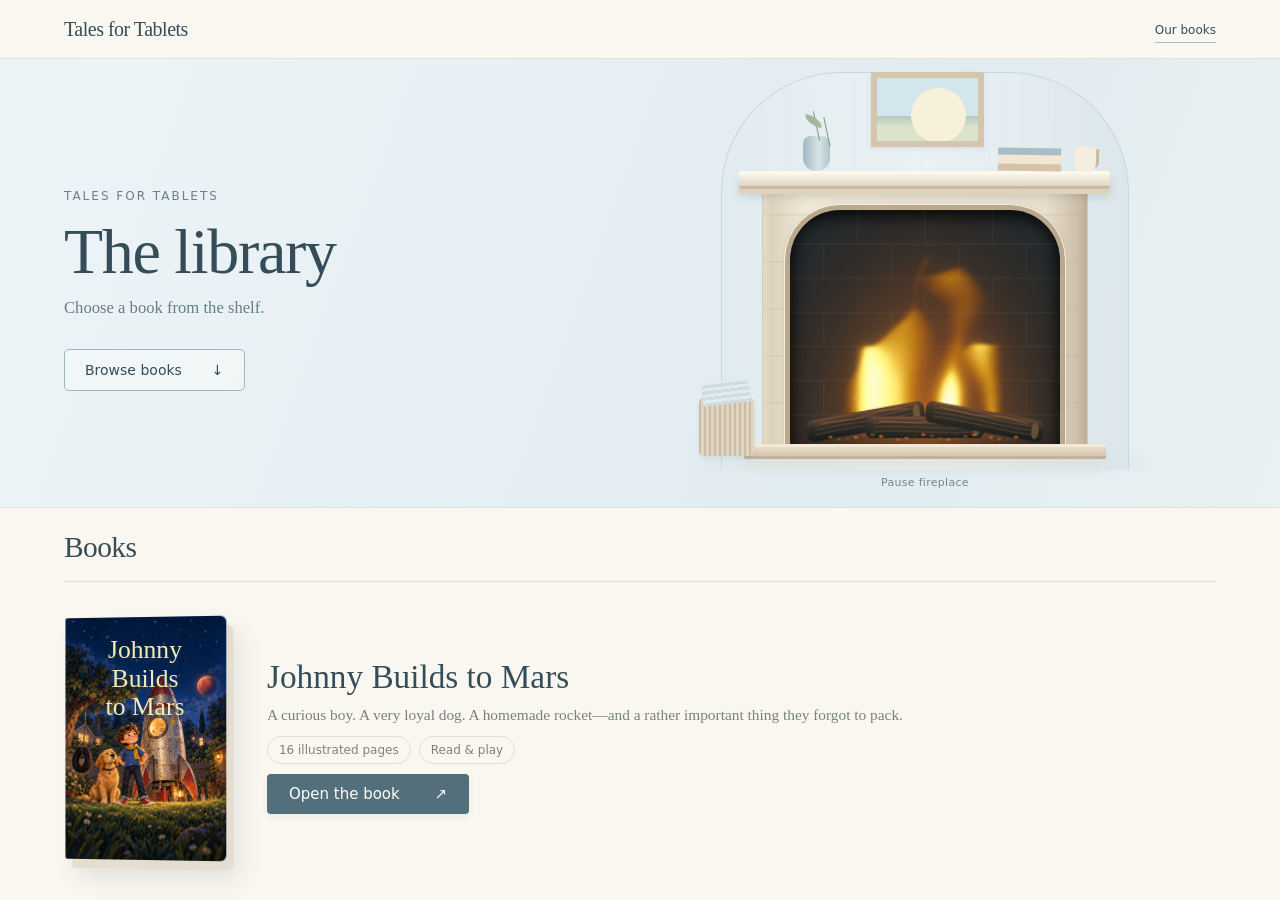
<file: index.html>
<!doctype html>
<html lang="en"><head><meta charset="utf-8"><meta name="viewport" content="width=device-width,initial-scale=1"><meta name="description" content="A quiet little library of illustrated adventures. Find a cozy spot and open Johnny Builds to Mars."><title>The Library — Tales for Tablets</title><link rel="icon" href="data:,"><link rel="stylesheet" href="styles/library.css"><script defer src="scripts/fireplace.js"></script></head>
<body><header class="site-header"><a class="brand" href="index.html">Tales for Tablets</a><nav aria-label="Main navigation"><a href="#books">Our books</a></nav></header>
<main><section class="welcome" aria-labelledby="welcome-title"><div class="welcome-inner"><div><p class="eyebrow">Tales for Tablets</p><h1 id="welcome-title">The library</h1><p class="intro">Choose a book from the shelf.</p><a class="browse" href="#books">Browse books <span aria-hidden="true">↓</span></a></div><div><div class="room" role="img" aria-label="A pale blue reading room with a warm stone fireplace, a landscape painting, books and a small vase"><div class="wall-panel"></div><div class="picture"></div><div class="vase"></div><div class="mantel-books"></div><div class="mantel"></div><div class="fireplace"><div class="hearth"><canvas id="fire" width="300" height="220" aria-hidden="true"></canvas></div></div><div class="hearth-step"></div><div class="rug"></div></div><button id="fire-toggle" class="fire-toggle" aria-pressed="false">Pause fireplace</button></div></div></section>
<section id="books" class="collection" aria-labelledby="books-title"><div class="section-heading"><div><span class="eyebrow">The bookshelf</span><h2 id="books-title">Books</h2></div></div><article class="book-card"><a class="cover-link" href="reader.html" aria-label="Open Johnny Builds to Mars"><img src="assets/illustrations/cover-full-page.jpg" alt="Johnny and Biscuit beside their homemade rocket under the stars" width="210" height="315"><span class="cover-title" aria-hidden="true">Johnny Builds<br>to Mars</span></a><div class="book-copy"><h3>Johnny Builds <br>to Mars</h3><p>A curious boy. A very loyal dog. A homemade rocket—and a rather important thing they forgot to pack.</p><div class="details"><span>16 illustrated pages</span><span>Read &amp; play</span></div><a class="open-book" href="reader.html">Open the book <span aria-hidden="true">↗</span></a></div></article></section></main></body></html>
</file>
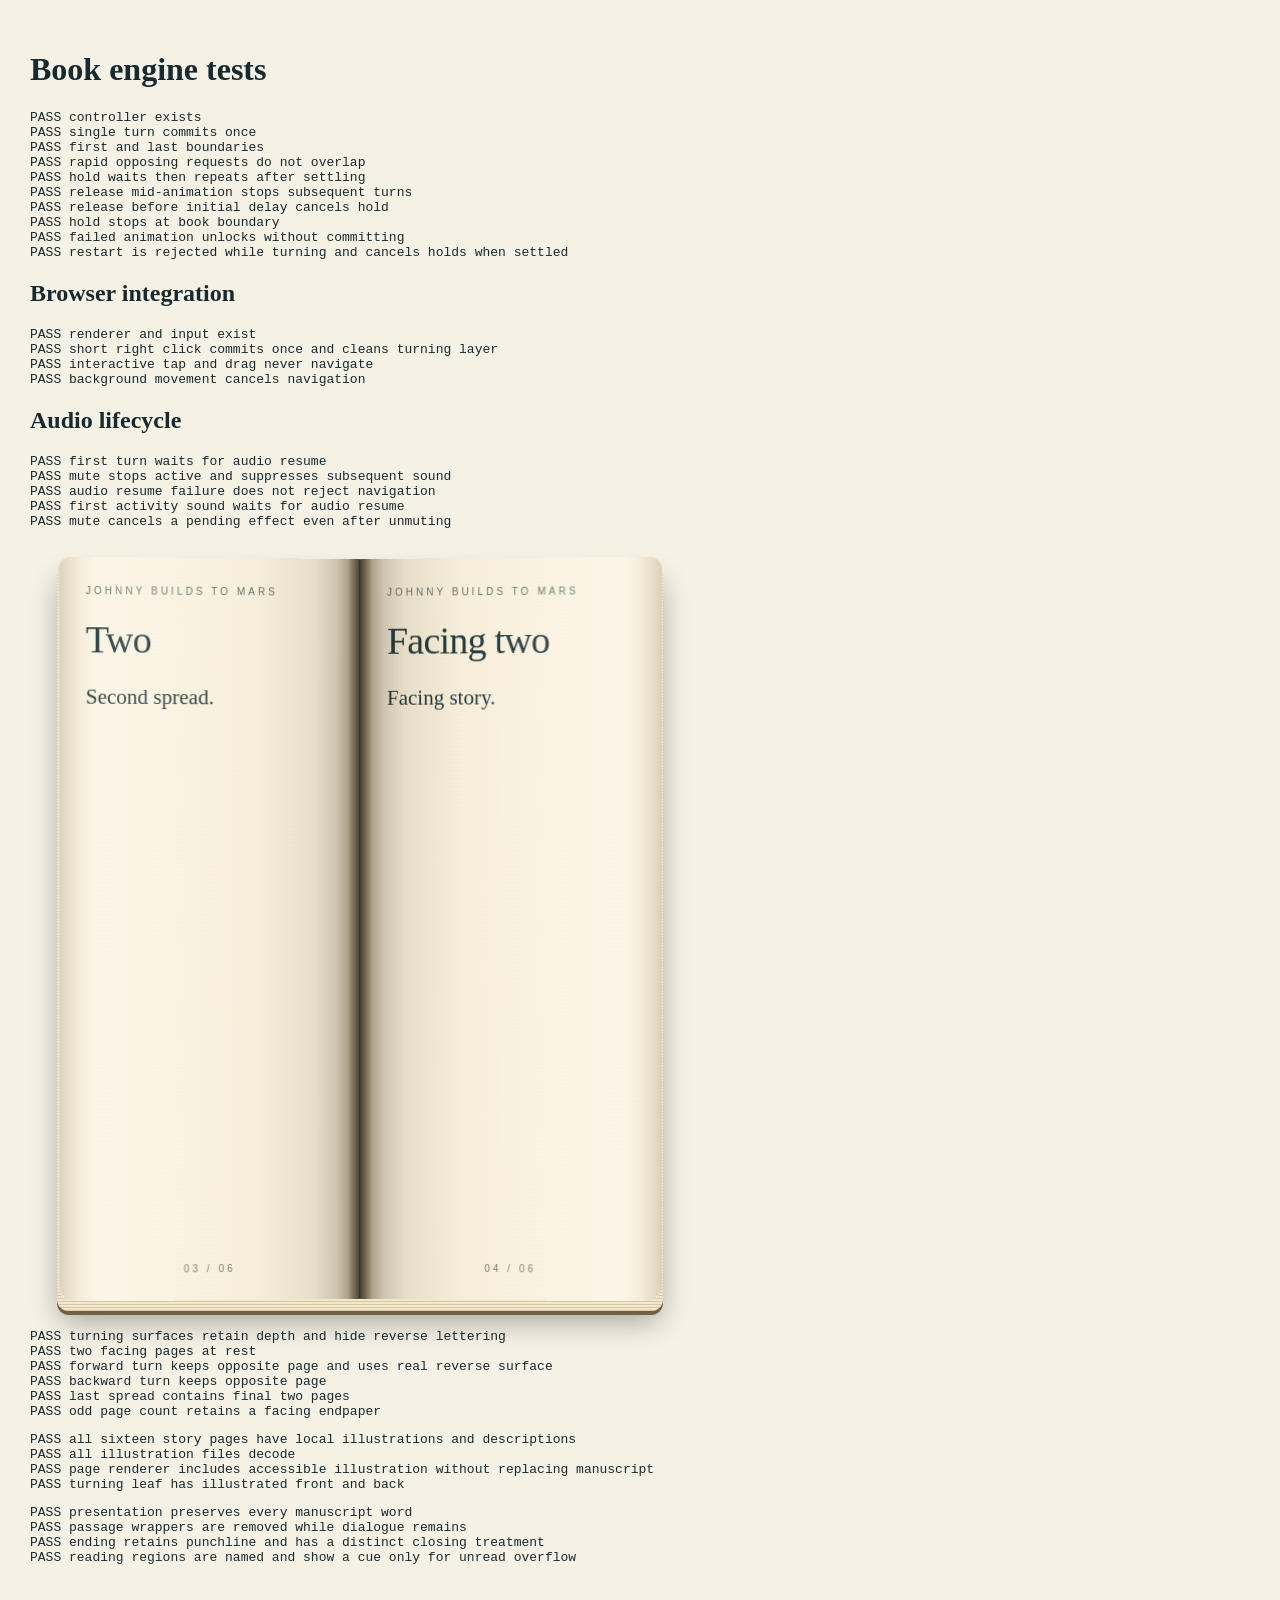
<file: tests/index.html>
<!doctype html><html lang="en"><meta charset="utf-8"><title>Book engine tests</title><link rel="stylesheet" href="../styles/book.css"><style>body{display:block;background:#f5f1e5;color:#172a30;padding:30px}pre{white-space:pre-wrap}#test-book{width:600px;height:400px;margin:30px}</style><h1>Book engine tests</h1><pre>Running…</pre><h2>Browser integration</h2><pre id="integration">Running…</pre><h2>Audio lifecycle</h2><pre id="audio-results">Running…</pre><div id="test-book" class="book"></div><script src="../scripts/book-controller.js"></script><script src="../scripts/book-view.js"></script><script src="../scripts/book-input.js"></script><script src="../scripts/book-audio.js"></script><script src="audio-tests.js"></script><script src="tests.js"></script><script src="integration.js"></script></html>

<script src="spreads.js"></script>
<script src="../scripts/story.js"></script><script src="illustrations.js"></script>
<script src="story-presentation.js"></script>
</file>
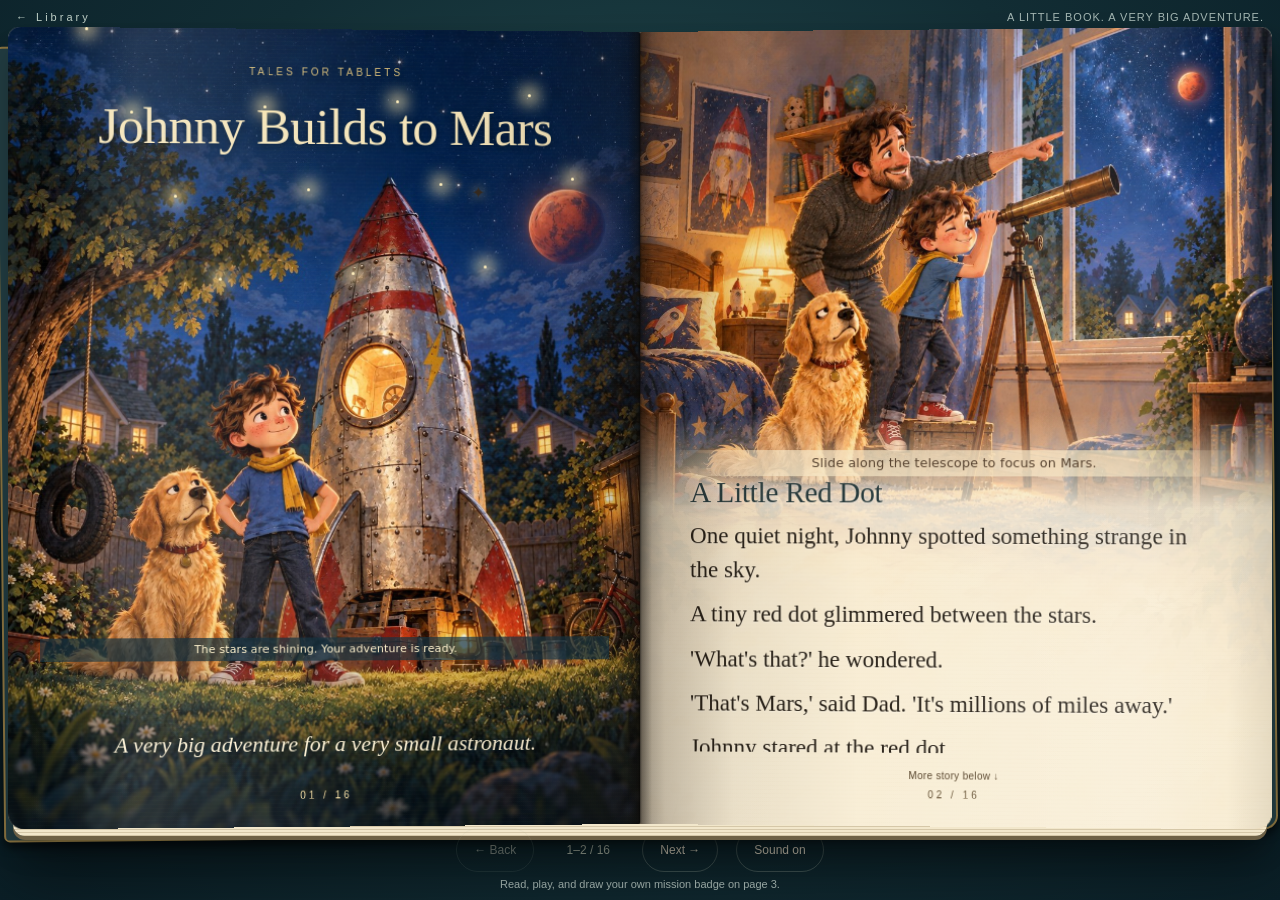
<file: reader.html>
<!doctype html>
<html lang="en"><head><meta charset="utf-8"><meta name="viewport" content="width=device-width, initial-scale=1"><meta name="description" content="Johnny Builds to Mars — an illustrated storybook adventure."><title>Johnny Builds to Mars — Tales for Tablets</title><link rel="icon" href="data:,"><link rel="stylesheet" href="styles/book.css"><link rel="stylesheet" href="styles/activities.css"><link rel="stylesheet" href="styles/polish.css"><script defer src="scripts/story.js"></script><script defer src="scripts/book-controller.js"></script><script defer src="scripts/book-view.js"></script><script defer src="scripts/book-input.js"></script><script defer src="scripts/book-audio.js"></script><script defer src="scripts/activity-state.js"></script><script defer src="scripts/book-activities.js"></script><link rel="stylesheet" href="styles/mission-badge.css"><script defer src="scripts/mission-badge.js"></script><script defer src="scripts/app.js"></script></head>
<body><header class="masthead"><a href="index.html" style="color:inherit;text-decoration:none" aria-label="Return to the library">← Library</a><span class="edition">A LITTLE BOOK. A VERY BIG ADVENTURE.</span></header><main class="stage"><div id="book" class="book" tabindex="0"></div></main><nav class="controls" aria-label="Book controls"><button id="previous" aria-label="Previous page">← Back</button><span id="position" class="position" aria-live="polite"></span><button id="next" aria-label="Next page">Next →</button><button id="mute" aria-pressed="false">Sound on</button></nav><p class="hint">Read, play, and draw your own mission badge on page 3.<br><span class="keyboard-hint">Keyboard: Tab to an object for its controls.</span></p><p class="prototype">THE ILLUSTRATED EDITION<br>A story to read, draw, build, and explore together.</p><noscript>This interactive book requires JavaScript enabled in your browser.</noscript></body></html>
</file>
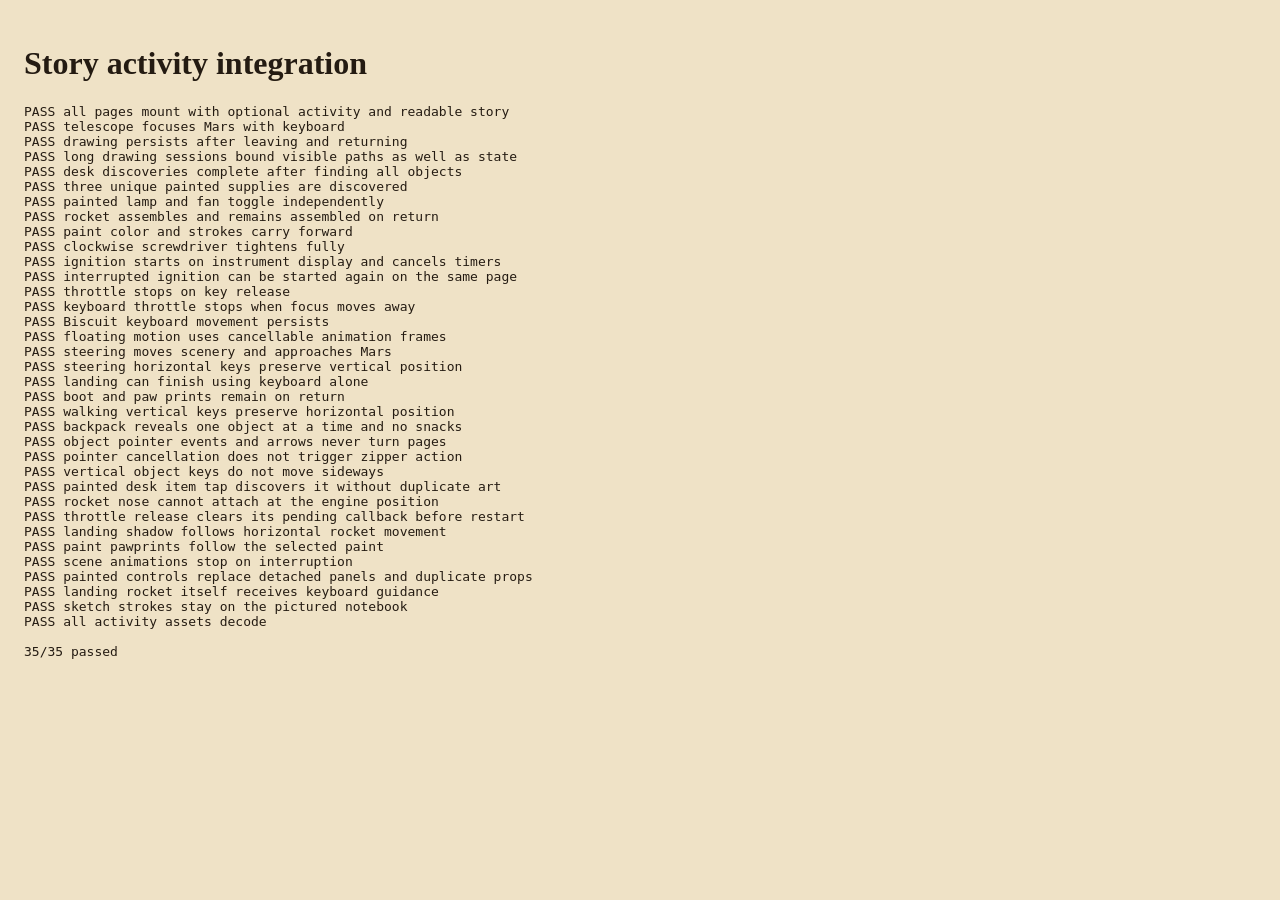
<file: tests/activities.html>
<!doctype html><html lang="en"><meta charset="utf-8"><base href="../"><title>Story activity tests</title><link rel="stylesheet" href="styles/book.css"><link rel="stylesheet" href="styles/activities.css"><link rel="stylesheet" href="styles/polish.css"><style>body{display:block;background:#efe2c6;color:#241b12;padding:24px}#fixture{width:560px;height:600px;position:relative}.page{width:100%!important;height:100%;position:absolute}pre{white-space:pre-wrap}</style><h1>Story activity integration</h1><pre id="results">Running…</pre><div id="fixture"></div><script src="scripts/story.js"></script><script src="scripts/book-controller.js"></script><script src="scripts/book-input.js"></script><script src="scripts/book-view.js"></script><script src="scripts/activity-state.js"></script><script src="scripts/book-activities.js"></script><script src="scripts/mission-badge.js"></script><script src="tests/activities.js"></script></html>
</file>
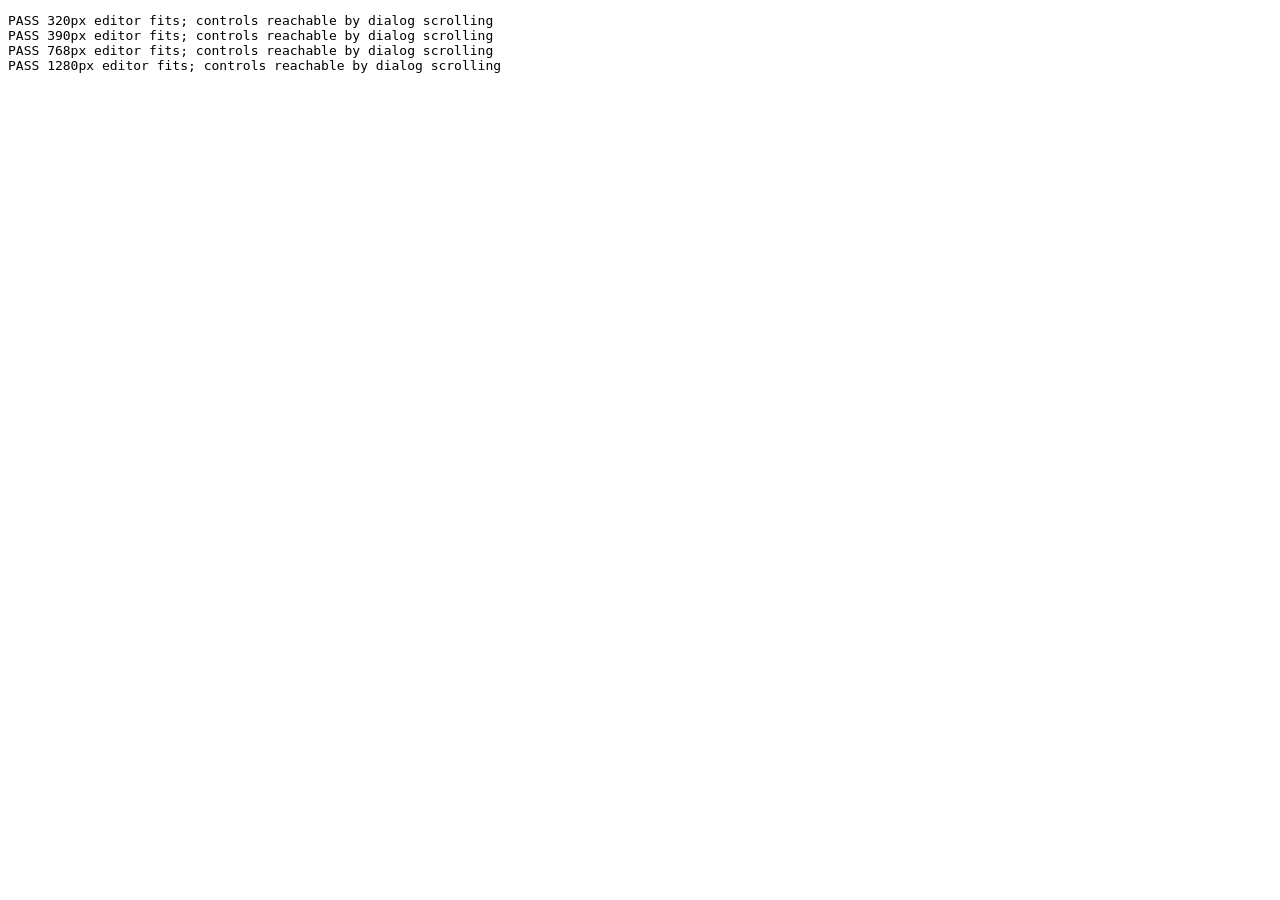
<file: tests/badge-responsive.html>
<!doctype html><meta charset="utf-8"><title>Badge responsive checks</title><pre id="result">Running</pre><script src="../scripts/story.js"></script><script>
(async()=>{const rows=[];for(const width of [320,390,768,1280]){const f=document.createElement('iframe');f.width=width;f.height=740;const ready=new Promise(r=>f.onload=r);f.src='../reader.html';document.body.append(f);await ready;const w=f.contentWindow,d=f.contentDocument,v=new w.BookView(d.querySelector('#book'),STORY);v.activities=new w.BookActivities({unlock(){},playEffect(){}});v.render(1);d.querySelector('.badge-story-action').click();const dialog=d.querySelector('dialog'),r=dialog.getBoundingClientRect();rows.push((r.left>=0&&r.right<=width&&r.top>=0&&r.bottom<=740&&dialog.scrollWidth<=dialog.clientWidth?'PASS':'FAIL')+' '+width+'px editor fits; controls reachable by dialog scrolling');dialog.close();v.activities.cancel();f.remove();}document.querySelector('#result').textContent=rows.join('\n');})();
</script>
</file>
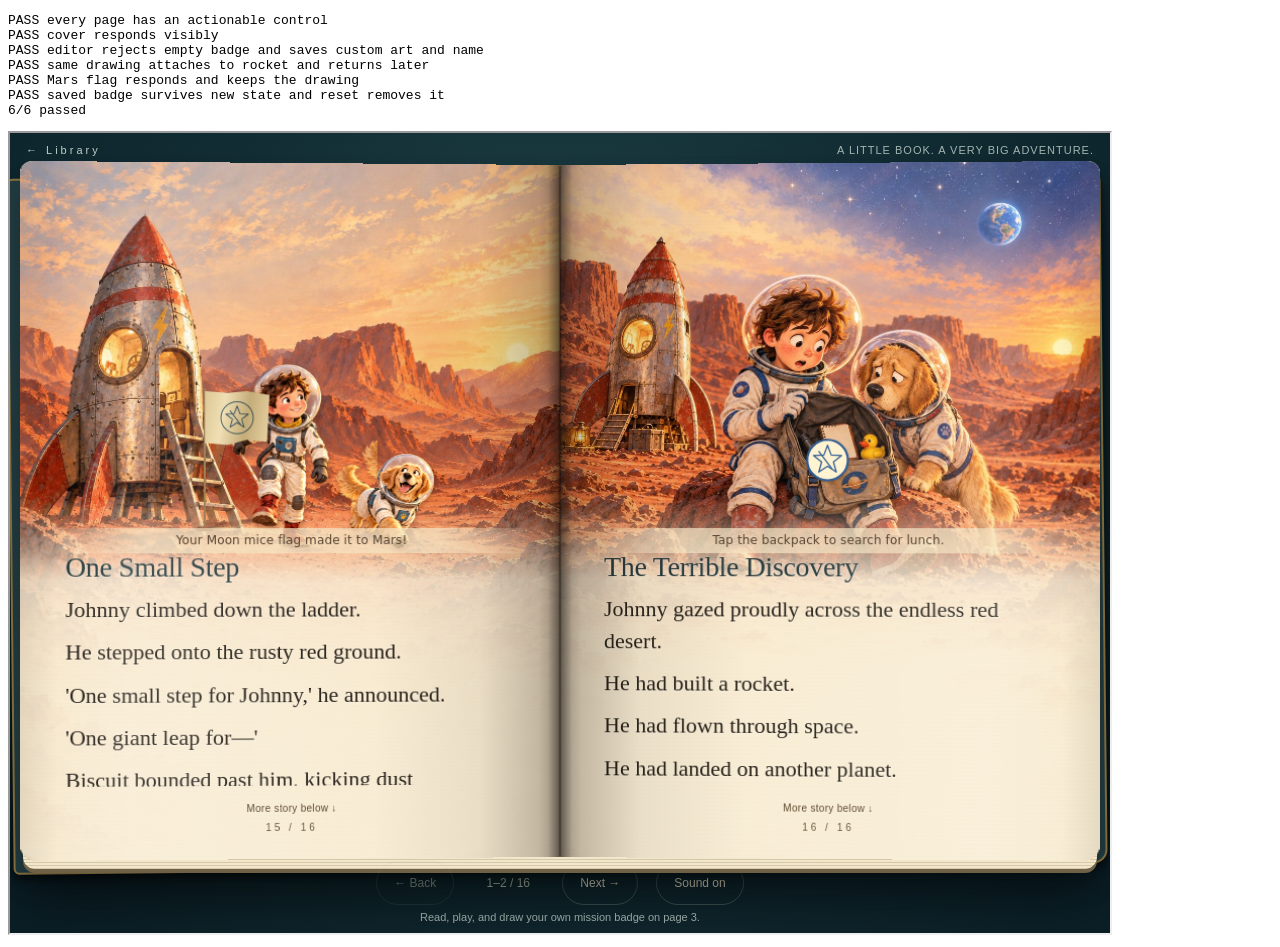
<file: tests/badge.html>
<!doctype html><meta charset="utf-8"><title>Mission badge checks</title><pre id="results">Running</pre><iframe title="Test reader" src="../reader.html" width="1100" height="800"></iframe><script src="../scripts/story.js"></script><script>
(async()=>{const f=document.querySelector('iframe');await new Promise(r=>f.onload=r);const w=f.contentWindow,d=f.contentDocument,out=document.querySelector('#results'),results=[];const old=w.localStorage.getItem('johnny-mission-badge');const audio={unlock(){},playEffect(){},stop(){}};const activities=new w.BookActivities(audio),view=new w.BookView(d.querySelector('#book'),STORY);view.activities=activities;activities.state.clearBadge();const show=i=>{activities.cancel();view.render(i/2);return d.querySelector('#book');};const assert=(v,m)=>{if(!v)throw Error(m);};const test=(name,fn)=>{try{fn();results.push('PASS '+name);}catch(e){results.push('FAIL '+name+': '+e.message);}out.textContent=results.join('\n');};
test('every page has an actionable control',()=>{for(let i=0;i<8;i++){show(i*2);for(const p of d.querySelectorAll('#book > .page'))assert(p.querySelector('[data-interactive]:not([disabled])'),'page '+p.dataset.storyPage);}});
test('cover responds visibly',()=>{show(0);d.querySelector('.cover-star-button').click();assert(d.querySelector('.stars-awake'),'stars not lit');});
test('editor rejects empty badge and saves custom art and name',()=>{show(2);d.querySelector('.badge-story-action').click();const dialog=d.querySelector('dialog');dialog.querySelector('.badge-save').click();assert(dialog.open,'empty badge saved');[...dialog.querySelectorAll('button')].find(b=>b.textContent==='Add a star').click();const c=dialog.querySelector('.badge-canvas'),r=c.getBoundingClientRect();for(const [type,x,y] of [['pointerdown',.3,.3],['pointermove',.6,.7],['pointerup',.6,.7]])c.dispatchEvent(new w.PointerEvent(type,{pointerId:1,isPrimary:true,button:0,clientX:r.left+r.width*x,clientY:r.top+r.height*y,bubbles:true}));assert(c.querySelectorAll('path').length===2,'freehand stroke missing');dialog.querySelector('input').value='Moon mice';dialog.querySelector('.badge-save').click();assert(!d.querySelector('dialog'),'editor stayed open');assert(activities.state.badge.name==='Moon mice','name not stored');});
let drawing;
test('same drawing attaches to rocket and returns later',()=>{show(6);d.querySelector('.badge-story-action').click();drawing=d.querySelector('.mission-badge path').getAttribute('d');for(const i of [10,12,14]){show(i);const badges=d.querySelectorAll('.mission-badge');assert(badges.length,'missing badge on spread '+i);for(const b of badges)assert(b.querySelector('path').getAttribute('d')===drawing,'drawing changed');}});
test('Mars flag responds and keeps the drawing',()=>{show(14);d.querySelector('.mission-flag button').click();assert(d.querySelector('.mission-flag.planted'),'flag not planted');assert(d.querySelector('.mission-flag path').getAttribute('d')===drawing,'flag differs');});
test('saved badge survives new state and reset removes it',()=>{const state=new w.ActivityState();assert(state.badge.name==='Moon mice','not persisted');state.clearBadge();assert(new w.ActivityState().badge===null,'reset failed');});
activities.cancel();if(old===null)w.localStorage.removeItem('johnny-mission-badge');else w.localStorage.setItem('johnny-mission-badge',old);out.textContent+='\n'+results.filter(s=>s.startsWith('PASS')).length+'/'+results.length+' passed';})();
</script>
</file>
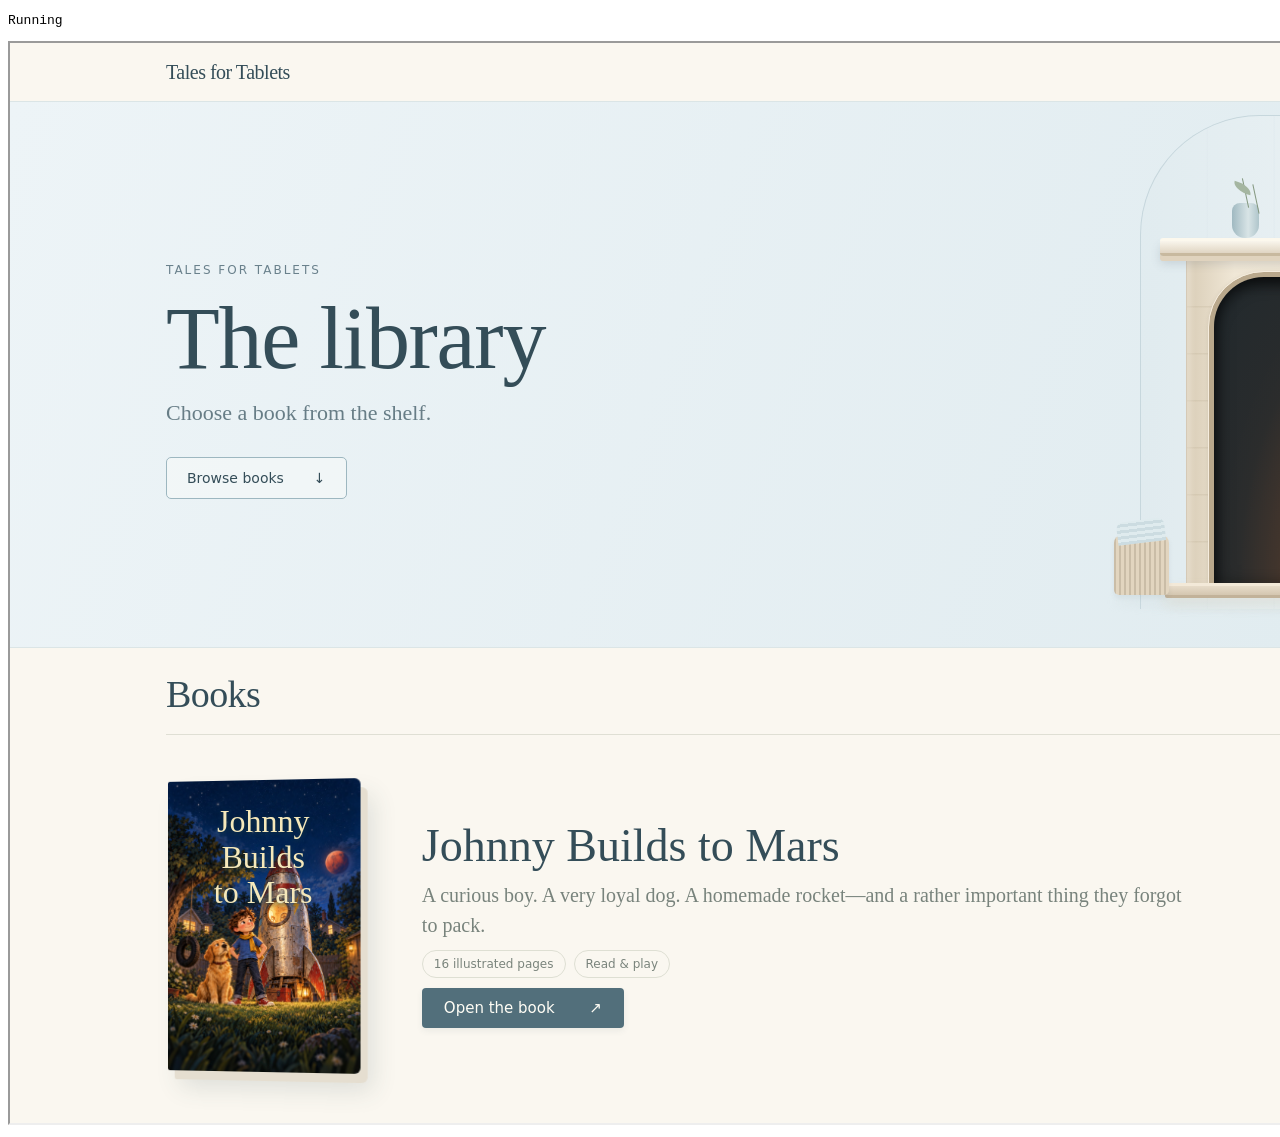
<file: tests/library.html>
<!doctype html><html><meta charset="utf-8"><title>Library layout checks</title><pre id="results">Running</pre><div id="host"></div><script>
(async()=>{const results=[];for(const [w,h] of [[320,568],[390,844],[768,1024],[1280,720],[1440,900],[1920,1080]]){const f=document.createElement('iframe');f.width=w;f.height=h;f.src='../index.html';document.querySelector('#host').append(f);await new Promise(r=>f.onload=r);const d=f.contentDocument;results.push((d.documentElement.scrollWidth<=w?'PASS':'FAIL')+' '+w+'px: library horizontal fit');results.push((d.documentElement.scrollHeight<=h?'PASS':'FAIL')+' '+w+'x'+h+': library vertical fit');const end=d.querySelector('.collection').getBoundingClientRect().bottom;const clear=['.cover-link','.open-book'].every(s=>d.querySelector(s).getBoundingClientRect().bottom<=end);results.push((clear?'PASS':'FAIL')+' book and footer clearance');const b=d.querySelector('#fire-toggle');b.click();results.push((b.textContent==='Play fireplace'?'PASS':'FAIL')+' fireplace pause');f.remove();}document.querySelector('#results').textContent=results.join('\n');})();
</script></html>
</file>
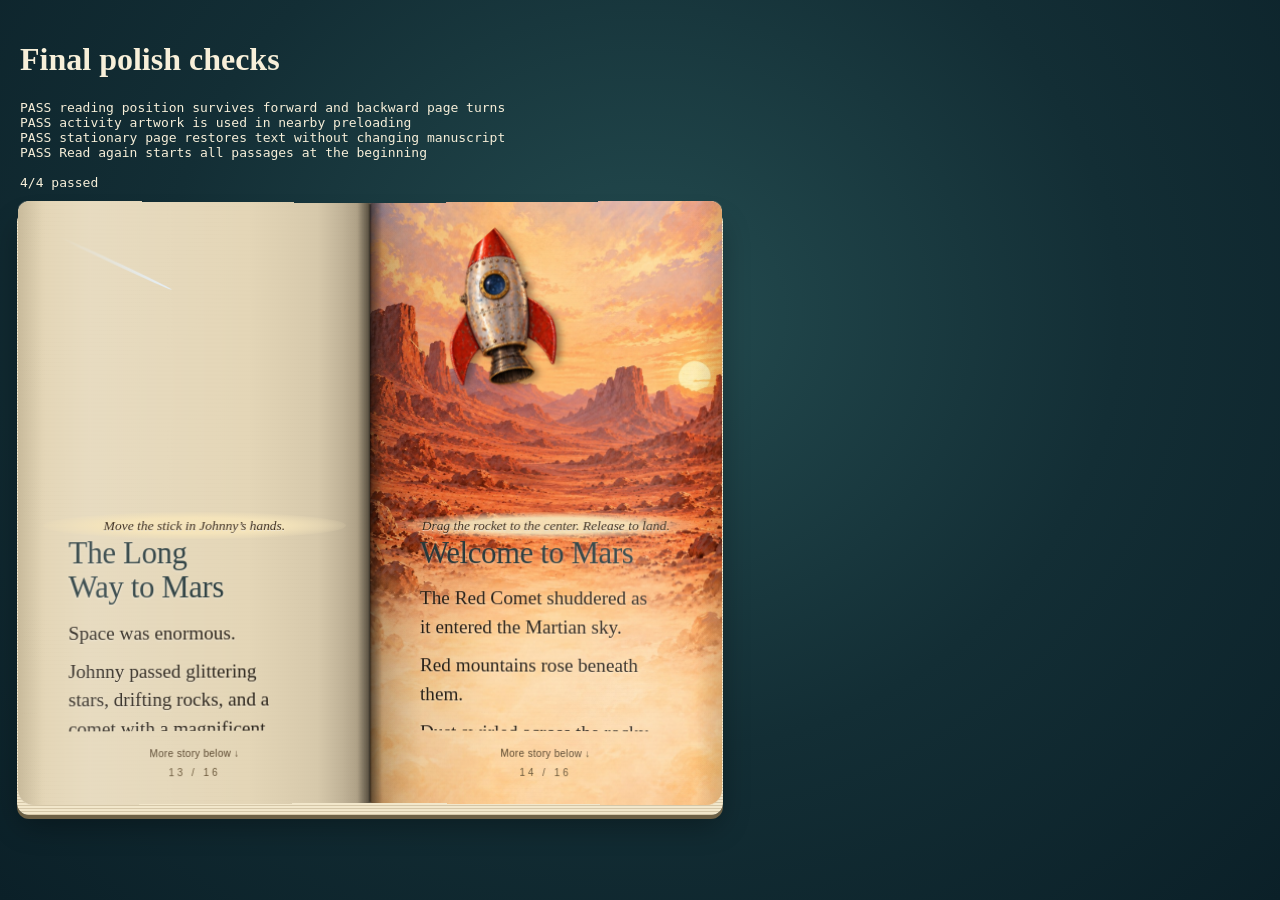
<file: tests/polish.html>
<!doctype html><html lang="en"><meta charset="utf-8"><base href="../"><title>Final polish checks</title><link rel="stylesheet" href="styles/book.css"><link rel="stylesheet" href="styles/activities.css"><style>body{display:block;padding:20px}pre{white-space:pre-wrap}.book{width:700px!important;height:600px!important;min-height:600px!important}</style><h1>Final polish checks</h1><pre id="results">Running…</pre><div class="book" id="polish-book"></div><script src="scripts/story.js"></script><script src="scripts/activity-state.js"></script><script src="scripts/book-activities.js"></script><script src="scripts/book-view.js"></script><script src="tests/polish.js"></script></html>
</file>
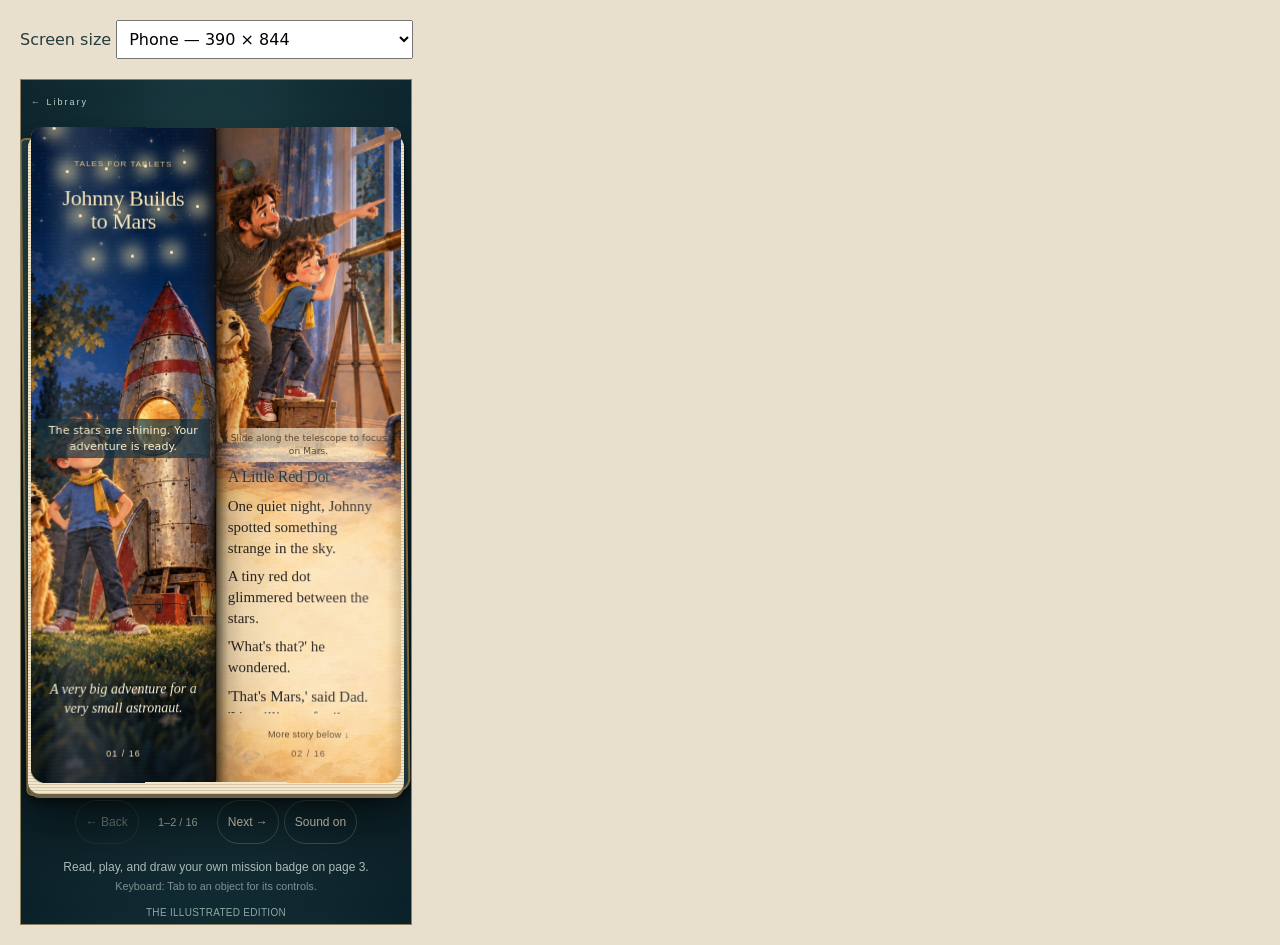
<file: tests/responsive-preview.html>
<!doctype html><html lang="en"><meta charset="utf-8"><title>Responsive visual preview</title><style>body{background:#e8dfcd;color:#263d3d;font:16px system-ui;margin:20px}iframe{display:block;margin-top:20px;border:1px solid #8c805e}select{font:inherit;padding:8px}</style><label>Screen size <select id="size"><option value="390,844">Phone — 390 × 844</option><option value="768,1024">Portrait tablet — 768 × 1024</option><option value="1024,768">Landscape tablet — 1024 × 768</option></select></label><iframe title="Responsive storybook preview" src="../reader.html" width="390" height="844"></iframe><script>document.querySelector('select').onchange=e=>{const [w,h]=e.target.value.split(',');const frame=document.querySelector('iframe');frame.width=w;frame.height=h;};</script></html>
</file>
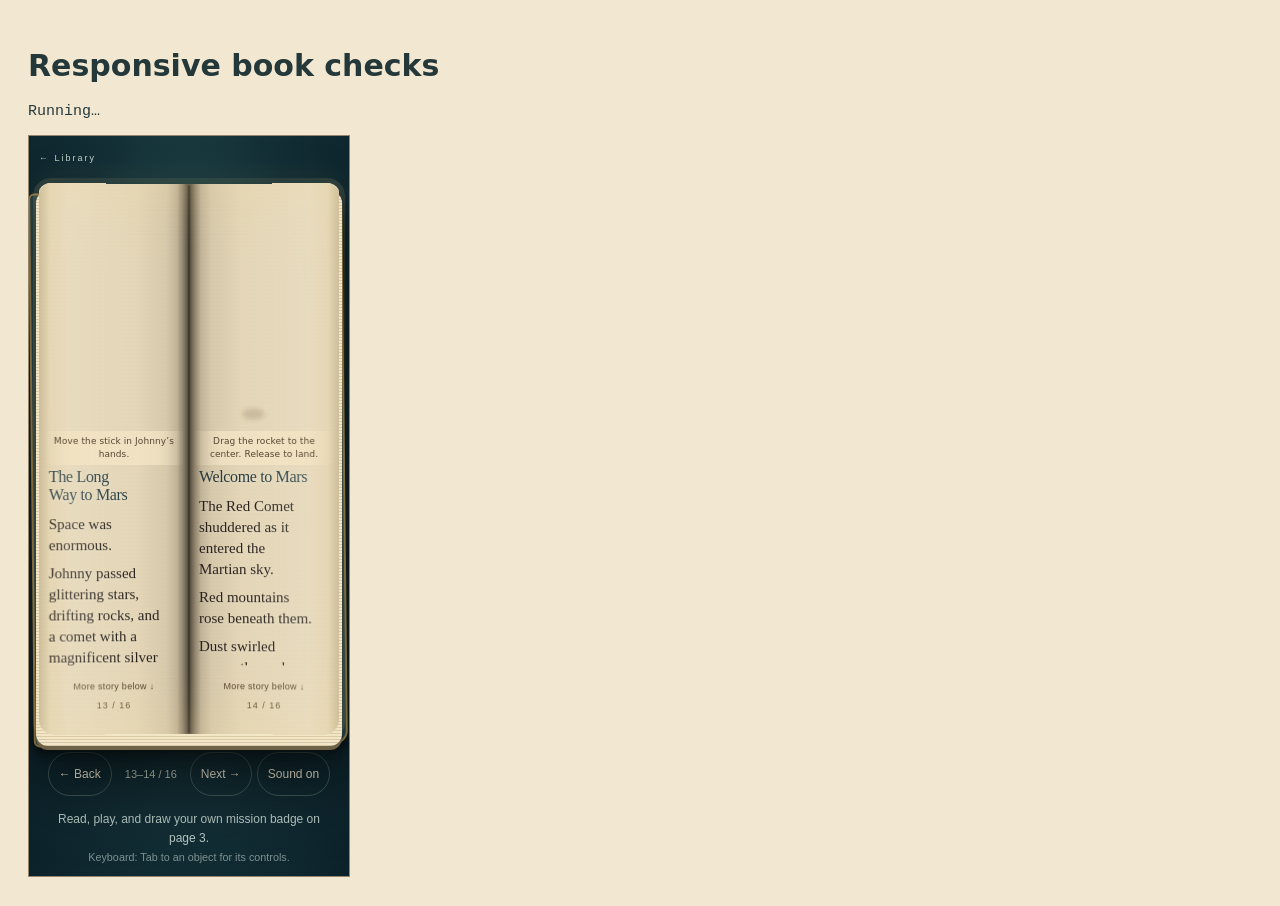
<file: tests/responsive.html>
<!doctype html><html lang="en"><meta charset="utf-8"><title>Responsive book checks</title><style>body{font:15px system-ui;background:#f2e7d1;color:#24383a;padding:20px}pre{white-space:pre-wrap}iframe{display:block;border:1px solid #93836a}</style><h1>Responsive book checks</h1><pre id="results">Running…</pre><div id="host"></div><script src="responsive.js"></script></html>
</file>
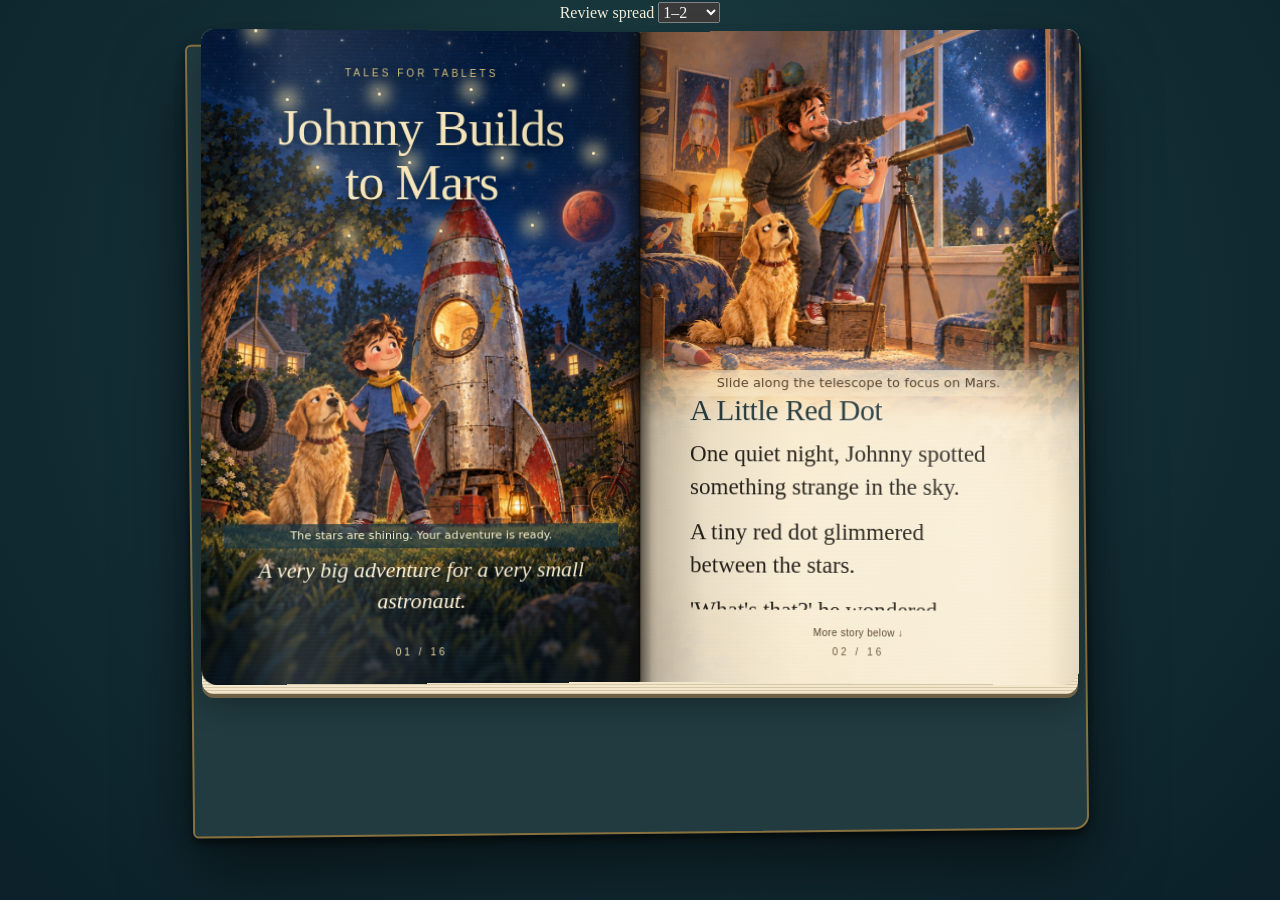
<file: tests/scenes.html>
<!doctype html><html lang="en"><meta charset="utf-8"><base href="../"><title>Scene review</title><link rel="stylesheet" href="styles/book.css"><link rel="stylesheet" href="styles/activities.css"><link rel="stylesheet" href="styles/polish.css"><link rel="stylesheet" href="styles/mission-badge.css"><style>body{padding:8px}label{display:block;text-align:center;margin-bottom:10px}.stage{margin:0 auto}.book{height:650px;min-height:650px}.stage{max-width:870px}select{font:inherit}</style><label>Review spread <select id="spread"></select></label><main class="stage"><div class="book" id="book"></div></main><script src="scripts/story.js"></script><script src="scripts/book-view.js"></script><script src="scripts/activity-state.js"></script><script src="scripts/book-activities.js"></script><script src="scripts/mission-badge.js"></script><script>const select=document.querySelector('select'),book=document.querySelector('#book'),v=new BookView(book,STORY);v.activities=new BookActivities({unlock(){},playEffect(){}});for(let i=0;i<8;i++){const o=document.createElement('option');o.value=i;o.textContent=(i*2+1)+'–'+(i*2+2);select.append(o)}select.onchange=()=>{v.activities.cancel();v.render(Number(select.value))};v.render(0);</script></html>
</file>
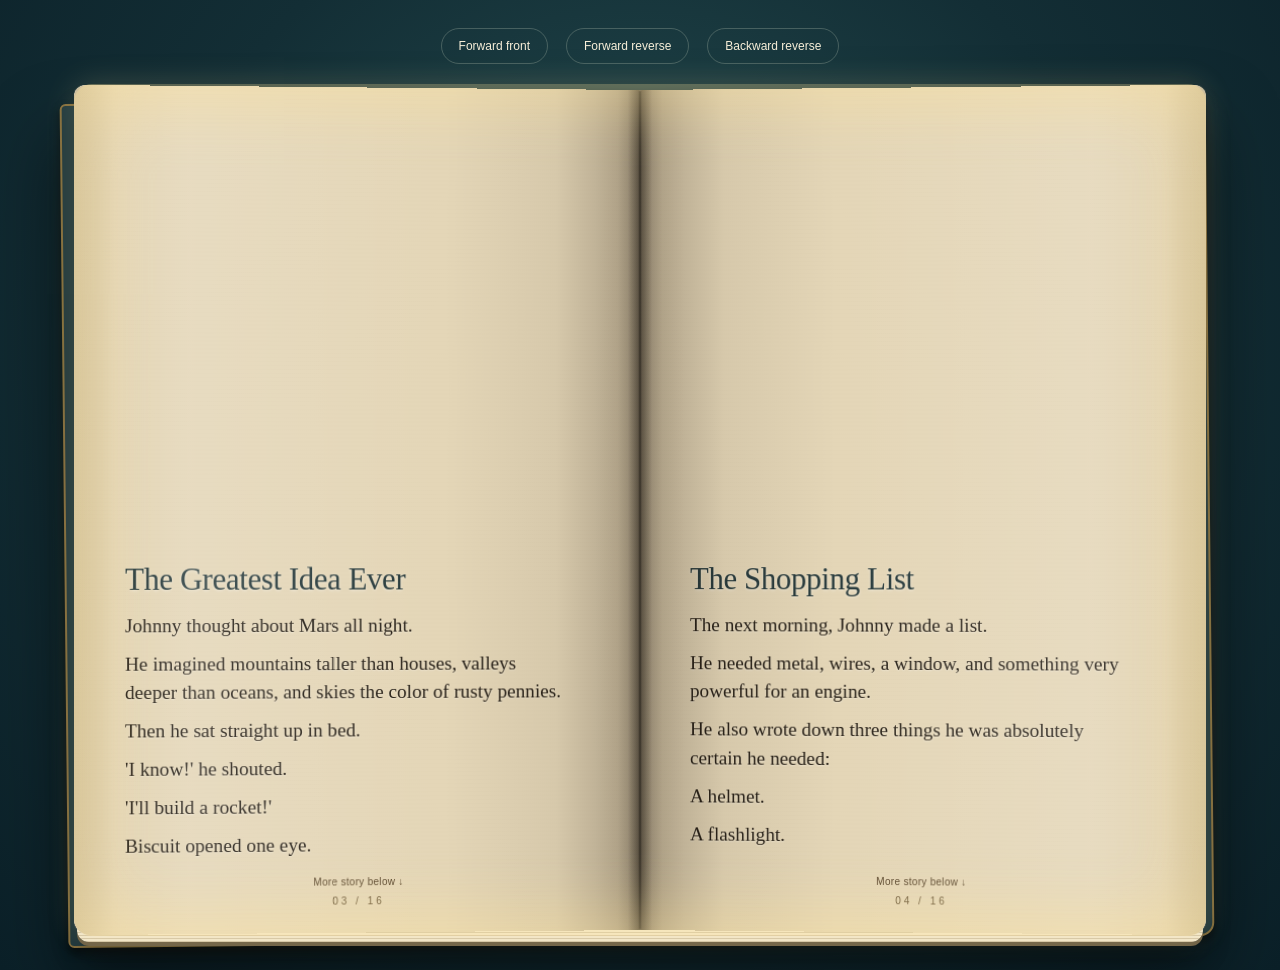
<file: tests/turn-surfaces.html>
<!doctype html><html lang="en"><meta charset="utf-8"><meta name="viewport" content="width=device-width,initial-scale=1"><title>Page surface inspection</title><link rel="stylesheet" href="../styles/book.css"><div class="controls"><button id="front">Forward front</button><button id="back">Forward reverse</button><button id="reverse">Backward reverse</button></div><main class="stage"><div class="book" id="book"></div></main><script src="../scripts/story.js"></script><script src="../scripts/book-view.js"></script><script>
STORY.forEach(p=>p.image='../'+p.image);
let view=new BookView(document.querySelector('#book'),STORY),active;
async function inspect(backward,time){if(active){active.cancel();await Promise.resolve();await Promise.resolve();}view.render(backward?1:0);view.turn(backward?1:0,backward?0:1).catch(()=>{});active=document.querySelector('.leaf').getAnimations()[0];active.pause();active.currentTime=time;}
document.querySelector('#front').onclick=()=>inspect(false,160);
document.querySelector('#back').onclick=()=>inspect(false,500);
document.querySelector('#reverse').onclick=()=>inspect(true,500);
inspect(false,500);
</script></html>
</file>
<file: styles/library.css>
:root{color-scheme:light;--ink:#344d58;--muted:#667c84;--blue:#e8f1f5;--paper:#faf7f0;--line:#cddade}*{box-sizing:border-box}body{margin:0;background:var(--paper);color:var(--ink);font:16px/1.6 Georgia,serif}a{color:inherit}button,a{-webkit-tap-highlight-color:transparent}a:focus-visible,button:focus-visible{outline:3px solid #6795ac;outline-offset:6px}.site-header{max-width:1320px;margin:auto;padding:27px 5%;display:flex;align-items:center;justify-content:space-between}.brand{text-decoration:none;font-size:20px;letter-spacing:-.5px}.brand span{display:block;font:9px/1.5 system-ui;letter-spacing:2.5px;text-transform:uppercase;color:var(--muted)}.site-header nav a{font:12px system-ui;text-decoration:none;border-bottom:1px solid #a7bec6;padding-bottom:5px}.welcome{background:linear-gradient(110deg,#edf4f7,#e1ecf0 70%,#eaf1f2);border-block:1px solid #dbe5e6;position:relative;overflow:hidden}.welcome-inner{max-width:1320px;margin:auto;min-height:480px;display:grid;grid-template-columns:1fr 1fr;align-items:center;padding:50px 5%;gap:8%}.eyebrow{font:10px/1.5 system-ui;letter-spacing:2.4px;text-transform:uppercase;color:#6a818c}.welcome h1{font-weight:400;font-size:clamp(40px,4.8vw,68px);line-height:1.08;letter-spacing:-2px;margin:20px 0}.welcome h1 em{font-weight:400;color:#718d9a}.intro{max-width:390px;color:#677d86;font-size:16px}.browse{display:inline-flex;align-items:center;gap:30px;text-decoration:none;margin-top:17px;padding:12px 23px;border:1px solid #9db7c0;border-radius:5px;font:12px system-ui;background:#f9fbfa80}.room{height:355px;position:relative;isolation:isolate}.wall-panel{position:absolute;inset:0 5% 0;border:1px solid #c7d7dd;border-bottom:0;border-radius:160px 160px 0 0;background:linear-gradient(90deg,#dee9ed80,#f2f6f780,#dce7eb)}.picture{position:absolute;left:36%;top:18px;width:28%;height:88px;border:6px solid #d4c5ad;box-shadow:0 2px 5px #40596618;background:linear-gradient(#d4e6ed 60%,#b3c8bc 60%,#dce3ca 78%);overflow:hidden}.picture:after{content:'';position:absolute;width:55px;height:55px;border-radius:50%;background:#f7f0da;right:12%;top:10px}.mantel{position:absolute;left:13%;right:13%;top:138px;height:20px;background:linear-gradient(#f9f5ec,#e0d5c3);border-radius:3px;box-shadow:0 5px 9px #66798420;z-index:3}.fireplace{position:absolute;left:18%;right:18%;top:158px;bottom:22px;background:linear-gradient(90deg,#e7ded0,#f5efe3 17%,#e9dfcd 85%,#d8ccba);border:1px solid #d5c9b6;box-shadow:0 5px 9px #61778412;padding:18px 30px 0}.hearth{position:relative;width:100%;height:100%;overflow:hidden;border-radius:70px 70px 2px 2px;background:radial-gradient(ellipse at 50% 100%,#68402b,#292b2c 60%,#222a2e);box-shadow:inset 0 5px 14px #0008}.hearth:after{content:'';position:absolute;inset:0;box-shadow:inset 0 0 19px #0009;pointer-events:none}.hearth canvas{width:100%;height:100%;display:block}.hearth-step{position:absolute;left:10%;right:10%;bottom:11px;height:14px;background:linear-gradient(#e7dcc9,#d4c6b0);box-shadow:0 5px 8px #536a7722;border-radius:2px}.vase{position:absolute;left:23%;top:95px;width:27px;height:44px;border-radius:8px 8px 13px 13px;background:linear-gradient(90deg,#a0b9c1,#d8e4e6 60%,#afc5cb);z-index:4}.vase:before{content:'';position:absolute;bottom:38px;left:13px;width:1px;height:48px;background:#83977f;rotate:-12deg;box-shadow:9px 8px #83977f}.vase:after{content:'';position:absolute;top:-29px;left:1px;width:19px;height:10px;border-radius:0 100%;background:#a5b6a1;rotate:15deg}.mantel-books{position:absolute;right:20%;top:114px;width:63px;height:23px;border-top:7px solid #a8bec7;border-bottom:7px solid #d4c3a9;background:#f1e7d3;rotate:1deg;z-index:4}.rug{position:absolute;bottom:0;left:0;right:0;height:14px;border-radius:50%;background:#cbd7d755;filter:blur(4px);z-index:-1}.fire-toggle{display:block;margin:5px auto 0;border:0;background:transparent;color:#73868c;font:10px system-ui;letter-spacing:.3px;padding:10px;cursor:pointer}.collection{max-width:1120px;margin:0 auto;padding:54px 5% 60px}.section-heading{display:flex;align-items:end;justify-content:space-between;margin-bottom:30px;border-bottom:1px solid #dfdfd4;padding-bottom:16px}.section-heading h2{font-size:29px;font-weight:400;margin:5px 0 0;letter-spacing:-.6px}.section-heading>span{font:11px system-ui;color:#85918e}.book-card{display:grid;grid-template-columns:210px 1fr;gap:40px;align-items:center;max-width:760px}.cover-link{display:block;position:relative;perspective:900px}.cover-link img{width:100%;display:block;aspect-ratio:2/3;object-fit:cover;border-radius:2px 6px 6px 2px;box-shadow:7px 9px 0 #e5ded0,12px 17px 24px #3c535524;transform:rotateY(-7deg);transition:transform .35s,box-shadow .35s}.cover-link:hover img{transform:rotateY(0) translateY(-4px);box-shadow:5px 7px 0 #e5ded0,10px 20px 30px #3c53552b}.cover-title{position:absolute;top:8%;left:10%;right:10%;text-align:center;color:#f5e8ba;font-size:25px;line-height:1.12;text-shadow:0 2px 5px #163944}.book-copy .eyebrow{color:#8b8d74;font-size:9px}.book-copy h3{font-size:36px;line-height:1.15;font-weight:400;margin:14px 0}.book-copy p{color:#78837c;max-width:410px}.details{display:flex;gap:8px;flex-wrap:wrap;margin:22px 0}.details span{font:10px system-ui;border:1px solid #dedfd3;border-radius:20px;padding:6px 10px;color:#7a847c}.open-book{display:inline-flex;gap:30px;align-items:center;padding:13px 22px;border-radius:4px;background:#526f7b;color:#fffdf5;text-decoration:none;font:12px system-ui;box-shadow:0 3px 6px #39525c13}.open-book:hover{background:#415e6a}.closing{margin-top:52px;padding-top:22px;border-top:1px solid #e0e1d8;display:flex;gap:20px;justify-content:space-between;color:#85918e;font:11px/1.6 system-ui}footer{text-align:center;padding:22px;background:#edf1ed;color:#80918d;font:10px system-ui;letter-spacing:1px}@media(max-width:650px){.site-header{padding:20px 6%}.welcome-inner{grid-template-columns:1fr;padding:35px 7% 16px;gap:22px}.welcome h1{font-size:47px}.intro{font-size:15px}.room{height:290px;max-width:390px;width:100%;margin:auto}.picture{height:66px;top:9px}.mantel{top:105px}.fireplace{top:125px}.vase{top:62px}.mantel-books{top:81px}.collection{padding:35px 7%}.book-card{grid-template-columns:125px 1fr;gap:22px;align-items:start}.cover-title{font-size:17px}.book-copy h3{font-size:25px;margin-top:9px}.book-copy p{font-size:14px}.details{gap:5px;margin:14px 0}.details span{font-size:9px;padding:4px 7px}.open-book{padding:11px 14px;gap:16px}.section-heading h2{font-size:25px}.section-heading>span{display:none}.closing{flex-direction:column;gap:5px}.book-copy .eyebrow{letter-spacing:1px}}@media(prefers-reduced-motion:reduce){*{scroll-behavior:auto!important;transition:none!important}}

/* A complete library visit in one viewport, with content-sized fallbacks for zoom. */
body{min-height:100dvh;display:grid;grid-template-rows:66px minmax(0,1fr) 30px;height:100dvh}.site-header{width:100%;padding:12px 5%}main{min-height:0;display:grid;grid-template-rows:minmax(0,1.05fr) minmax(0,1fr)}.welcome-inner{height:100%;min-height:0;padding:18px 6%;gap:6%;max-width:1200px}.welcome h1{font-size:clamp(32px,4vw,55px);margin:10px 0;letter-spacing:-1.3px}.intro{font-size:14px;line-height:1.5;margin:10px 0}.eyebrow{font-size:9px}.browse{margin-top:7px;padding:9px 15px;font-size:11px}.welcome-inner>div:last-child{height:100%;min-height:0;display:flex;flex-direction:column;justify-content:center}.room{height:calc(100% - 26px);max-height:310px;min-height:150px;width:100%;max-width:440px;margin:auto}.wall-panel{border-radius:120px 120px 0 0}.picture{top:3%;height:25%;width:25%;left:38%}.mantel{top:36%}.fireplace{top:calc(36% + 20px);padding:12px 26px 0;bottom:20px}.vase{top:calc(36% - 35px);height:35px}.vase:before{height:30px;bottom:30px}.vase:after{top:-20px}.mantel-books{top:calc(36% - 23px)}.fire-toggle{padding:5px;margin:0;font-size:9px}.collection{width:100%;height:100%;min-height:0;padding:16px 6% 10px;display:flex;flex-direction:column;max-width:1200px}.section-heading{margin-bottom:12px;padding-bottom:9px}.section-heading h2{font-size:23px;margin:2px 0}.book-card{flex:1;min-height:0;grid-template-columns:auto 1fr;gap:26px;max-width:850px}.cover-link{height:100%;max-height:210px;aspect-ratio:2/3}.cover-link img{height:100%;width:auto}.cover-title{font-size:clamp(15px,1.6vw,22px)}.book-copy h3{font-size:27px;margin:6px 0}.book-copy h3 br{display:none}.book-copy p{font-size:13px;line-height:1.5;margin:7px 0;max-width:480px}.details{margin:10px 0}.details span{font-size:9px;padding:4px 8px}.open-book{padding:10px 17px;font-size:11px}.closing{margin-top:12px;padding-top:8px;font-size:9px;line-height:1.3}.closing span:last-child{font-style:italic}footer{padding:9px;font-size:8px}.room:before{content:'';position:absolute;left:0;bottom:14px;width:55px;height:60px;border-radius:8px 8px 5px 5px;background:repeating-linear-gradient(90deg,#cabda7 0 2px,#e2d5bf 2px 5px);box-shadow:0 3px 5px #526b7218;z-index:4}.room:after{content:'';position:absolute;left:3px;bottom:66px;width:48px;height:23px;border-radius:7px 7px 0 0;background:repeating-linear-gradient(0deg,#ccdce1 0 3px,#dfebee 3px 6px);rotate:-7deg;z-index:5}.mantel-books:after{content:'';position:absolute;left:76px;bottom:-7px;width:22px;height:25px;border-radius:3px 3px 8px 8px;background:#f5eddd;box-shadow:6px -1px 0 -3px #c9bba4}.hearth-step{box-shadow:0 7px 14px #d4b99133}.wall-panel{background:repeating-linear-gradient(90deg,transparent 0 65px,#cedde322 66px 67px),linear-gradient(90deg,#dee9ed80,#f2f6f780,#dce7eb)}
@media(max-width:650px){body{grid-template-rows:55px minmax(0,1fr) 25px}.brand{font-size:17px}.brand span{font-size:7px;letter-spacing:1.6px}.site-header nav a{font-size:10px}.welcome-inner{grid-template-columns:1fr 1fr;padding:15px 6%;gap:10px}.welcome h1{font-size:clamp(26px,6vw,38px);letter-spacing:-1px}.intro{font-size:12px}.browse{font-size:10px;padding:8px 10px;gap:8px}.room{height:220px;max-height:100%;min-height:135px}.picture{border-width:3px}.mantel{left:2%;right:2%;height:12px}.fireplace{left:7%;right:7%;top:calc(36% + 12px);padding:8px 10px 0}.hearth-step{left:0;right:0}.vase{left:15%;width:18px}.mantel-books{right:10%;width:40px;height:18px;top:calc(36% - 18px);border-width:5px}.mantel-books:after{display:none}.room:before,.room:after{display:none}.collection{padding:15px 6% 8px}.section-heading h2{font-size:21px}.section-heading .eyebrow{font-size:8px}.book-card{gap:18px;align-items:center}.cover-link{max-height:175px}.cover-title{font-size:16px}.book-copy h3{font-size:23px}.book-copy p{font-size:12px}.details{gap:4px}.details span{font-size:8px;padding:3px 5px}.details span:last-child{display:none}.closing{margin-top:10px;gap:3px;font-size:8px}.open-book{padding:9px 12px;gap:12px}.eyebrow{letter-spacing:1.3px}}
@media(max-height:650px){body{grid-template-rows:48px minmax(0,1fr) 22px}.welcome-inner{padding-block:10px}.welcome h1{font-size:32px}.intro{font-size:12px}.room{max-height:220px}.collection{padding-top:10px}.section-heading{margin-bottom:8px;padding-bottom:6px}.section-heading h2{font-size:19px}.cover-link{max-height:145px}.book-copy h3{font-size:22px}.book-copy p{font-size:11px}.details{margin:6px 0}.closing{margin-top:7px;padding-top:5px}.open-book{padding:8px 12px}.cover-title{font-size:16px}}
@media(max-width:380px) and (max-height:650px){.welcome h1{font-size:27px}.intro{font-size:11px}.welcome .eyebrow{font-size:7px}.browse{font-size:9px}.cover-link{max-height:130px}.book-card{gap:13px}.book-copy h3{font-size:20px}.book-copy p{font-size:10px}.book-copy .eyebrow{font-size:7px}.details{display:none}.closing span:last-child{display:none}.section-heading h2{font-size:18px}}
@media(max-height:480px){body{height:auto;min-height:100dvh;grid-template-rows:48px auto 22px}main{grid-template-columns:1fr 1fr;grid-template-rows:auto}.welcome-inner{grid-template-columns:1fr}.welcome-inner>div:last-child{display:none}.collection{min-height:290px}.closing{display:none}}
.cover-link{height:clamp(110px,21vh,190px);max-height:100%}.book-card{align-items:center}.cover-link img{max-height:100%}.book-copy h3 br:after{content:' '}
@media(max-width:650px){.cover-link{height:clamp(110px,20vh,165px)}}
@media(max-height:650px){.cover-link{height:120px}}
main{grid-template-rows:minmax(0,.9fr) minmax(0,1.1fr)}.book-copy .eyebrow{line-height:1.2}.book-copy h3{margin:4px 0}.book-copy p{margin:5px 0}.details{margin:7px 0}.closing{flex-shrink:0}.section-heading{flex-shrink:0}
@media(max-width:380px) and (max-height:650px){main{grid-template-rows:minmax(0,.85fr) minmax(0,1.15fr)}.welcome h1{font-size:25px}.intro{margin:6px 0}.browse{margin-top:3px}.collection{padding-top:8px}.book-copy h3{font-size:18px}.book-copy p{line-height:1.35}.cover-link{height:110px}.closing{font-size:7px}}
/* Taller stone surround, recessed firebox, and a quieter library. */
body{grid-template-rows:58px minmax(0,1fr)}main{grid-template-rows:minmax(0,1.15fr) minmax(0,1fr)}.welcome-inner{padding-block:12px}.room{max-width:350px;max-height:360px;height:calc(100% - 22px)}.picture{height:19%;top:0;width:25%;left:38%}.mantel{top:25%;height:18px;left:9%;right:9%;border-top:3px solid #fcf8ed;border-bottom:3px solid #c8b99f;box-shadow:0 5px 0 #e0d3be,0 8px 10px #57667430}.fireplace{top:calc(25% + 18px);left:14%;right:14%;padding:15px 22px 0;background:repeating-linear-gradient(0deg,transparent 0 45px,#b7a98e38 46px 47px),linear-gradient(90deg,#d9cdb7,#f0e7d6 13%,#e9dfce 87%,#c5b69e);box-shadow:inset 5px 0 4px #fffcf344,inset -5px 0 5px #92877522}.hearth{border-radius:55px 55px 2px 2px;border:5px solid #b9a88c;border-bottom:0;outline:1px solid #f6edde;box-shadow:inset 0 7px 14px #0009,0 1px 4px #7c6b5640}.hearth:before{content:'';position:absolute;inset:0;background:radial-gradient(ellipse at bottom,#ffa34212,transparent 70%);pointer-events:none}.vase{top:calc(25% - 35px)}.mantel-books{top:calc(25% - 23px);right:20%}.hearth-step{height:15px;border-top:3px solid #f3e9d8;border-bottom:3px solid #c2b299}.section-heading .eyebrow{display:none}.book-copy{padding-bottom:5px}.collection{padding-bottom:18px}.cover-link{height:clamp(110px,23vh,195px)}
@media(max-width:650px){body{grid-template-rows:48px minmax(0,1fr)}.room{min-height:155px;height:100%;max-height:290px}.fireplace{left:5%;right:5%;padding:10px 9px 0}.mantel{left:0;right:0}.hearth{border-width:3px;border-bottom:0;border-radius:35px 35px 2px 2px}.vase{left:13%}.mantel-books{right:9%}.welcome h1{font-size:32px}.cover-link{height:clamp(110px,21vh,175px)}}
@media(max-height:650px){.room{min-height:145px}.cover-link{height:125px}.welcome h1{font-size:32px}}
/* Give full-browser windows a larger composition; keep side panels unchanged. */
@media(min-width:900px) and (min-height:600px){
 .site-header{max-width:1800px;padding-inline:5vw}
 .welcome-inner,.collection{max-width:1800px;padding-inline:5vw}
 .welcome-inner{grid-template-columns:1fr 1.15fr;gap:5vw}
 .welcome h1{font-size:clamp(54px,5vw,88px)}
 .welcome .eyebrow{font-size:12px;letter-spacing:2px}
 .intro{font-size:clamp(16px,1.3vw,22px);max-width:560px}
 .browse{font-size:14px;padding:12px 20px;margin-top:18px}
 .room{max-width:min(580px,42vw);max-height:none;width:min(580px,42vw);height:calc(100% - 26px)}
 .fire-toggle{font-size:11px;padding:6px}
 .collection{padding-top:20px;padding-bottom:22px}
 .section-heading h2{font-size:clamp(27px,2.3vw,38px)}
 .book-card{max-width:none;gap:clamp(28px,3.2vw,65px);grid-template-columns:auto minmax(0,1fr)}
 .cover-link{height:clamp(175px,29vh,340px)}
 .cover-title{font-size:clamp(20px,2vw,32px)}
 .book-copy h3{font-size:clamp(32px,3vw,49px);margin:0 0 10px}
 .book-copy p{font-size:clamp(15px,1.35vw,22px);max-width:760px;line-height:1.5}
 .details{margin:14px 0}.details span{font-size:12px;padding:6px 11px}
 .open-book{font-size:15px;padding:13px 24px;gap:35px}
}
/* Keep the fireplace tall even when the browser is much wider than its height. */
@media(min-width:900px) and (min-height:600px){
 .welcome-inner>div:last-child{container-type:size;min-height:0}
 .room{width:min(100%,calc((100dvh - 120px)*.48));max-width:510px;max-height:none;height:calc(100% - 26px);flex-shrink:1;min-height:0}
 .welcome-inner,.collection{min-height:0}
 .book-card{min-height:0}.cover-link{height:min(27dvh,300px);max-height:100%}
 .section-heading{margin-bottom:10px;padding-bottom:8px}
 .collection{padding-top:14px;padding-bottom:16px}
 .book-copy h3{font-size:clamp(30px,2.6vw,46px);margin-bottom:7px}
 .book-copy p{font-size:clamp(15px,1.2vw,20px)}
 .details{margin:10px 0}.open-book{padding:11px 22px}
}
@media(min-width:900px) and (min-height:600px){.room{width:min(100%,calc((100dvh - 120px)*.58))}}
@media(min-width:900px) and (min-height:600px) and (max-height:700px){
 .collection{padding-block:8px}.section-heading{margin-bottom:7px;padding-bottom:5px}.section-heading h2{font-size:25px}
 .book-copy h3{font-size:28px}.book-copy p{font-size:14px;line-height:1.35}.details{margin:7px 0}.details span{font-size:10px;padding:4px 8px}.open-book{font-size:12px;padding:9px 16px}.cover-link{height:145px}
}
</file>
<file: styles/book.css>
*{box-sizing:border-box} :root{color-scheme:dark;--cream:#f7efd9;--ink:#273a3c;--gold:#d8bd78}
body{margin:0;min-height:100vh;min-height:100svh;background:radial-gradient(ellipse at 50% 35%,#244c50 0,#132e35 53%,#0b2028 100%);color:var(--cream);font-family:Georgia,'Times New Roman',serif;display:flex;flex-direction:column;align-items:center;padding:26px 22px 22px}
.masthead{width:min(1080px,100%);display:flex;justify-content:space-between;align-items:center;font:11px/1.5 Arial,sans-serif;letter-spacing:3px;color:#c1d2c9}.edition{letter-spacing:1px;color:#a8bbb7}
.stage{width:min(680px,82vw);margin:38px auto 22px;perspective:1800px;position:relative}.stage:before{content:'';position:absolute;inset:8px -10px -12px -16px;border-radius:6px 14px 14px 6px;background:#213b40;border:2px solid #87713f;box-shadow:0 35px 70px #0008,0 5px 8px #0008;transform:rotate(-.6deg)}
.book{position:relative;width:100%;height:min(660px,72vh);min-height:420px;perspective:1800px;isolation:isolate;touch-action:pan-y;border-radius:3px 10px 10px 3px;background:var(--cream);box-shadow:3px 3px 0 #e6dcc1,5px 5px 0 #93896e,7px 7px 0 #e4d8b7,8px 8px 0 #968a6c}
.page{position:absolute;inset:0;display:flex;flex-direction:column;padding:38px 11% 25px 13%;color:var(--ink);border-radius:3px 9px 9px 3px;overflow:hidden;background:linear-gradient(90deg,#c6b992 0,#eee2c7 3%,#fbf5e5 9%,#f5ecd6 97%,#d1c49f);box-shadow:inset 1px 0 #fff9}
.page:after{content:'';position:absolute;inset:0;pointer-events:none;opacity:.22;background:repeating-linear-gradient(0deg,transparent 0 3px,#a2946d15 3px 4px)}
.imprint{font:10px/1.5 Arial,sans-serif;letter-spacing:3px;color:#69716a;flex-shrink:0}.page h2{font-size:clamp(27px,3.4vw,42px);font-weight:normal;line-height:1.12;margin:20px 0 20px;letter-spacing:-.8px;flex-shrink:0}.reading{font-size:clamp(17px,1.6vw,21px);line-height:1.5;overflow:auto;overscroll-behavior:contain;scrollbar-width:thin;scrollbar-color:#b4a77b transparent;touch-action:pan-y;position:relative;z-index:1;min-height:0;padding-right:8px}.reading p{margin:0 0 .65em}.reading p:last-child{margin-bottom:0}.reading:focus-visible{outline:2px solid #97773c;outline-offset:4px}.folio{margin-top:auto;padding-top:20px;font:10px/1 Arial,sans-serif;letter-spacing:3px;text-align:center;color:#7f7b68;flex-shrink:0}
.cover{background:radial-gradient(ellipse at 65% 30%,#355a5c,#17343f 75%);color:var(--cream);text-align:center;padding:55px 13% 35px;box-shadow:inset 12px 0 16px #051b27aa,inset 0 0 0 1px #d6bc7766}.cover:before{content:'';position:absolute;inset:24px;border:1px solid #d2b46a80;pointer-events:none}.cover .imprint{color:var(--gold);margin-top:9px}.cover h2{font-size:clamp(36px,5.8vw,70px);line-height:1.06;margin:auto 0 30px;color:#f4e4b9;text-wrap:balance}.cover .reading{font-style:italic;font-size:20px;flex-shrink:0;max-height:30%;color:#dce3d6}.cover .reading p:first-child{display:none}.cover .folio{color:var(--gold);margin-top:auto}.cover .reading:focus-visible{outline-color:var(--gold)}
.leaf{position:absolute;inset:0;transform-origin:left center;transform-style:preserve-3d;z-index:5;pointer-events:none;will-change:transform}.face{backface-visibility:hidden;-webkit-backface-visibility:hidden}.leaf .front{transform:translateZ(.5px)}.leaf .back{position:absolute;inset:0;transform:rotateY(180deg) translateZ(.5px);background:linear-gradient(90deg,#e3d5b6,#fbf5e5 30%,#d5c6a6 96%,#ad9c7b);border-radius:9px 3px 3px 9px;box-shadow:0 12px 30px #0004}.leaf:after{content:'';position:absolute;inset:0;transform:translateZ(1px);background:linear-gradient(90deg,#0002,transparent 15%,#fff1 70%,#0002);backface-visibility:hidden;pointer-events:none}.turning>.page{pointer-events:none}.halo{position:absolute;inset:-6px;z-index:6;pointer-events:none;border-radius:18px;box-shadow:inset 0 0 65px 18px #ffe49a,0 0 30px #ffe49a66;opacity:0}
.controls{display:flex;align-items:center;justify-content:center;gap:18px;font:12px Arial,sans-serif;min-height:40px}.controls button,.test-control{font:inherit;color:var(--cream);background:transparent;border:1px solid #a4b5a555;border-radius:30px;padding:10px 17px;cursor:pointer}.controls button:hover,.test-control:hover{background:#ffffff10}.controls button:disabled{opacity:.3;cursor:default}.controls button:focus-visible,.test-control:focus-visible{outline:2px solid var(--gold);outline-offset:4px}.position{min-width:72px;text-align:center;color:#c4d0bf}.hint{font:12px/1.6 Arial,sans-serif;color:#b7c9c4;text-align:center;margin:14px 0 0}.prototype{font:10px/1.6 Arial,sans-serif;color:#8fa7a4;text-align:center;max-width:540px;letter-spacing:.3px;margin:9px 0}.test-control{position:absolute;bottom:18px;right:20px;z-index:7;font:10px Arial,sans-serif;color:#786639;border-color:#a58b5155;background:#f5ecd6}.cover~.test-control{color:#e7d8ae;background:#17343f}.test-control:active{transform:rotate(-4deg)}
@media(max-width:600px){body{padding:18px 12px}.edition{display:none}.stage{width:86vw;margin-top:25px}.book{height:69svh;min-height:390px}.page{padding:28px 10% 22px 13%}.page h2{font-size:29px}.reading{font-size:18px}.cover{padding-top:45px}.cover h2{font-size:45px}.controls{gap:9px}.controls button{padding:10px 12px}.test-control{bottom:10px;right:12px;font-size:9px}.folio{text-align:left}.imprint{font-size:9px;letter-spacing:2px}}
@media(prefers-reduced-motion:reduce){*{scroll-behavior:auto!important}}
@media(max-width:600px){.folio{text-align:center}}
/* Facing spreads: two permanent paper surfaces and one half-width turning leaf. */
.stage{width:min(1120px,94vw)}
.book{height:min(680px,72vh);border-radius:9px}
.book>.page{width:50%;padding:34px 4.5% 32px;border-radius:8px 0 0 8px}
.book>.page-left{left:0;right:auto;background:linear-gradient(90deg,#eee3cb,#fbf5e5 12%,#f5ecd6 92%,#c2b18c)}
.book>.page-right{left:50%;right:0;border-radius:0 8px 8px 0;background:linear-gradient(90deg,#c2b18c,#f5ecd6 8%,#fbf5e5 88%,#eee3cb)}
.book>.cover{background:radial-gradient(ellipse at 40% 30%,#355a5c,#17343f 75%)}
.book:after{content:'';position:absolute;top:0;bottom:0;left:calc(50% - 9px);width:18px;background:linear-gradient(90deg,transparent,#34291b30,transparent);pointer-events:none;z-index:2}
.page h2{font-size:clamp(24px,3vw,38px)}
.cover h2{font-size:clamp(32px,4.3vw,58px)}
.reading{font-size:clamp(17px,1.65vw,21px)}
.leaf{width:50%;right:auto;transform-origin:left center;left:50%}
.leaf.backward{left:0;transform-origin:right center}
.leaf>.page{padding:34px 9% 32px}
.leaf .back{border-radius:8px;box-shadow:0 12px 30px #0004}
.leaf .back.cover{background:radial-gradient(ellipse at 40% 30%,#355a5c,#17343f 75%)}
.cover~.test-control{color:#786639;background:#f5ecd6}
@media(max-width:600px){
 .stage{width:94vw}.book{height:70svh;min-height:420px}
 .book>.page{padding:24px 3% 40px}.leaf>.page{padding:24px 6% 40px}
 .page h2{font-size:clamp(19px,4.8vw,28px);letter-spacing:-.4px;margin:16px 0}
 .cover h2{font-size:clamp(24px,6.5vw,38px);margin:auto 0 22px}
 .reading,.cover .reading{font-size:16px;line-height:1.4}
 .imprint{font-size:8px;letter-spacing:1px}.cover:before{inset:10px}
 .folio{font-size:9px;letter-spacing:1px}.position{min-width:90px}
 .controls{gap:6px}.controls button{padding:10px}
}
/* Keep both paper edges inside the viewport, including the browser scrollbar. */
.stage{width:100%;max-width:1120px}
@media(max-width:600px){.stage{width:100%}}
body{overflow-x:clip}
.leaf .face{background-color:var(--cream)}
.leaf .face.cover{background-color:#17343f}
.turn-shade{position:absolute;inset:0;background:#1e1a11;opacity:0;pointer-events:none;z-index:4;border-radius:inherit}
/* Illustrated edition: art and manuscript share the paper, not separate panels. */
.stage{margin-top:24px;margin-bottom:18px}
.book{height:auto;aspect-ratio:4/3;min-height:740px}
.book>.page,.leaf>.page{padding-top:26px;padding-bottom:26px}
.illustration{margin:0 calc(-1 * var(--page-gutter)) 20px;flex:0 0 auto;height:auto;aspect-ratio:3/2;min-height:0;position:relative;overflow:hidden;border-radius:0;border-top:3px double #a58b5166;border-bottom:3px double #a58b5180;background:#e4d6b7}
.illustration img{display:block;width:100%;height:100%;object-fit:cover;pointer-events:none;user-select:none}
.illustration:after{content:'';position:absolute;inset:0;pointer-events:none;background:linear-gradient(90deg,#63503220,transparent 8%,transparent 92%,#63503220),linear-gradient(0deg,#eddfbc30,transparent 16%);box-shadow:inset 0 1px 0 #fff5,inset 0 -1px 0 #fff4}
.book>.illustrated,.leaf>.illustrated{--page-gutter:clamp(12px,4vw,50px);padding-left:var(--page-gutter);padding-right:var(--page-gutter)}
.illustrated h2{font-size:clamp(23px,2.5vw,34px);margin:14px 0 16px}
.illustrated .reading{font-size:clamp(17px,1.5vw,20px);line-height:1.48}
.illustrated .folio{padding-top:15px}
.cover.illustrated h2{font-size:clamp(32px,3.9vw,52px);line-height:1.05;margin:24px 0 24px;position:relative;z-index:1}
.cover.illustrated .illustration{flex:0 0 auto;min-height:0;max-height:none;margin:0 calc(-1 * var(--page-gutter)) 20px;border-radius:0;border-color:#d8bd7899}
.cover.illustrated .reading{font-size:clamp(17px,1.6vw,21px);line-height:1.4;max-height:20%;padding:0;overflow:auto}
.cover.illustrated:before{inset:16px}
.cover.illustrated .folio{margin-top:18px}
@media(max-width:600px){
 .book{height:76svh;min-height:500px}.book>.page,.leaf>.page{padding-top:22px;padding-bottom:24px}
 .illustrated h2{font-size:18px;line-height:1.2;margin:12px 0}
 .illustration{margin-bottom:14px;max-height:28svh}
 .illustrated .reading{font-size:16px;line-height:1.42}
 .cover.illustrated h2{font-size:26px;margin:20px 0}
 .cover.illustrated .illustration{min-height:0;max-height:none}
 .cover.illustrated .reading{font-size:16px}
 .cover.illustrated:before{inset:8px}
}
/* One continuous cover painting, with live typography in its quiet areas. */
.cover.illustrated .illustration{position:absolute;inset:0;width:100%;height:100%;max-height:none;aspect-ratio:auto;margin:0;border:0;z-index:0}
.cover.illustrated .illustration img{object-fit:cover;object-position:50% 50%}
.cover.illustrated .illustration:after{background:linear-gradient(180deg,#061a3244,transparent 32%,transparent 74%,#06162388);box-shadow:inset -10px 0 20px #04122230}
.cover.illustrated:before{display:none}
.cover.illustrated .imprint,.cover.illustrated h2,.cover.illustrated .reading,.cover.illustrated .folio{position:relative;z-index:1;text-shadow:0 2px 6px #041321cc}
.cover.illustrated h2{margin:20px 0 0}
.cover.illustrated .reading{margin-top:auto;max-height:18%;color:#fff3d5}
.cover.illustrated .folio{margin-top:16px;color:#f4dda1}
@media(max-width:600px){.cover.illustrated h2{font-size:clamp(24px,4.8vw,30px);margin:16px 0 0}.cover.illustrated .reading{font-size:clamp(14px,2.8vw,16px)}}
/* Interior scenes are continuous paintings; text sits in painted negative space. */
.interior.illustrated .illustration{position:absolute;inset:0;width:100%;height:100%;max-height:none;aspect-ratio:auto;margin:0;border:0;z-index:0}
.interior.illustrated .illustration img{object-fit:cover;object-position:center top}
.interior.illustrated .illustration:after{background:linear-gradient(90deg,#68552b18,transparent 8%,transparent 92%,#68552b18);box-shadow:none}
.interior.illustrated .imprint{display:none}
.book>.interior.illustrated,.leaf>.interior.illustrated{display:grid;grid-template-rows:58% auto minmax(0,1fr) auto;padding-top:0}
.interior.illustrated h2{grid-row:2;position:relative;z-index:1;margin:0 0 12px;font-size:clamp(21px,2.4vw,32px);text-shadow:0 1px 3px #fff7}
.interior.illustrated .reading{grid-row:3;position:relative;color:#302719;font-size:clamp(16px,1.5vw,20px);line-height:1.45;text-shadow:0 1px 2px #fff6}
.interior.illustrated .folio{grid-row:4;position:relative;padding-top:16px;color:#675436}
@media(max-width:600px){.interior.illustrated h2{font-size:18px}.interior.illustrated .reading{font-size:16px}}
/* Raised outer edges and a recessed binding give the spread an open-book shape. */
.stage{perspective:2400px}
.book{perspective:2400px;overflow:visible;box-shadow:0 22px 30px #0005,0 8px 0 #e0d4b7,0 10px 0 #8e8062,0 12px 0 #d7c9a8}
.book:before{content:'';position:absolute;inset:7px -3px -12px;border-radius:12px;background:repeating-linear-gradient(0deg,#d5c7a8 0 1px,#f2e7cb 1px 3px);box-shadow:0 4px 0 #6e6146;pointer-events:none}
.book>.page-left{transform-origin:right center;transform:rotateY(3deg);border-radius:12px 2px 2px 16px}
.book>.page-right{transform-origin:left center;transform:rotateY(-3deg);border-radius:2px 12px 16px 2px}
.book>.page-left,.leaf.forward .back,.leaf.backward .front{--paper-curve:linear-gradient(90deg,#20170416,transparent 7%,#fff2 20%,transparent 65%,#271b1012 85%,#271b1040 96%,#150d0870)}
.book>.page-right,.leaf.forward .front,.leaf.backward .back{--paper-curve:linear-gradient(90deg,#150d0870,#271b1040 4%,#271b1012 15%,transparent 35%,#fff2 80%,transparent 93%,#20170416)}
.page:after{opacity:1;z-index:3;background:var(--paper-curve),repeating-linear-gradient(0deg,transparent 0 3px,#a2946d05 3px 4px)}
.book:after{left:calc(50% - 12px);width:24px;background:linear-gradient(90deg,transparent,#110d0755 42%,#080603a0 50%,#110d0755 58%,transparent);z-index:4}
.leaf .front,.leaf .back{box-shadow:0 12px 28px #0003}
.turn-shade{background:linear-gradient(90deg,#22190f88,transparent 35%,#fff7 62%,#241a10cc);z-index:4}
.leaf.backward .turn-shade{background:linear-gradient(270deg,#22190f88,transparent 35%,#fff7 62%,#241a10cc)}
.illustrated .illustration{z-index:1}
.cover.illustrated .illustration,.interior.illustrated .illustration{z-index:1}
.cover.illustrated .imprint,.cover.illustrated h2,.cover.illustrated .reading,.cover.illustrated .folio,.interior.illustrated h2,.interior.illustrated .reading,.interior.illustrated .folio{z-index:2}
/* Story typography: preserve the read-aloud beats without crowding the painting. */
.interior.illustrated h2{text-wrap:balance;line-height:1.12;letter-spacing:-.35px;margin-bottom:14px}
.interior.illustrated .reading{line-height:1.5;color:#261f16;padding-right:10px;scrollbar-gutter:stable}
.reading p{margin-bottom:.48em}
.reading .story-emphasis{font-weight:bold;letter-spacing:.035em;margin:.7em 0}
.reading .story-ending{text-align:center;font-size:1.15em;letter-spacing:.18em;margin:1.3em 0 .5em;padding-top:.8em;border-top:1px solid #84663b66}
.reading .story-coda{text-align:center;font-style:italic;margin-bottom:.5em}
.reading-hint{display:block;font:10px/1.3 Arial,sans-serif;letter-spacing:.3px;margin-bottom:8px;color:#57442b}
.reading-hint[hidden]{display:none}
.interior.illustrated .folio{min-height:35px}
@media(max-width:600px){.interior.illustrated h2{font-size:clamp(17px,3.1vw,20px);margin-bottom:10px}.interior.illustrated .reading{line-height:1.45;padding-right:6px}.reading-hint{font-size:9px}.reading .story-ending{font-size:1em}}
</file>
<file: styles/activities.css>
/* Foreground objects share the illustration's lighting and stay above its paper grain. */
.activity-scene{position:absolute;inset:0 0 auto;height:56%;z-index:4;pointer-events:auto;isolation:isolate;overflow:hidden;border-radius:inherit;color:#35291e;font-family:Georgia,serif}
.activity-scene button,.activity-scene [data-interactive]{pointer-events:auto;touch-action:none;-webkit-user-select:none;user-select:none}
.activity-scene button{font:inherit;border:0;padding:0;background-color:transparent;color:inherit;cursor:grab}
.activity-scene button:disabled{pointer-events:none;opacity:1;cursor:default}
.activity-scene button:focus-visible,.activity-scene [tabindex]:focus-visible{outline:3px solid #fff3be;outline-offset:3px;filter:drop-shadow(0 0 5px #663a0a)}
.activity-scene button[hidden]{display:none}
.story-object{position:absolute;aspect-ratio:1;min-width:40px;transform-origin:50% 70%;filter:drop-shadow(2px 5px 3px #211b1a66);transition:left .35s,top .35s,rotate .2s,scale .2s;z-index:3}
.story-object svg{display:block;width:100%;height:100%;overflow:hidden;pointer-events:none}
.story-object.held{transition:none;cursor:grabbing;filter:drop-shadow(4px 10px 5px #211b1a66);z-index:6}
.story-object:hover{filter:drop-shadow(1px 2px 4px #f5d788aa)}
.activity-caption{position:absolute;bottom:0;left:7%;right:7%;padding:5px 8px;border-radius:50%;background:radial-gradient(ellipse,#f6e5bbef 40%,#f6e5bb00 75%);text-align:center;font:italic clamp(10px,1.05vw,14px)/1.3 Georgia,serif;color:#3d2d1c;z-index:9;text-shadow:0 1px #fff9}
.cover-atmosphere{height:80%}.twinkle{position:absolute;width:3px;height:3px;background:#ffefbd;border-radius:50%;box-shadow:0 0 8px #ffe5a0;animation:star-breath 3.5s infinite alternate}
@keyframes star-breath{from{opacity:.15;scale:.6}to{opacity:.9;scale:1.2}}
.mars-lens,.distant-mars{position:absolute;width:30%;aspect-ratio:1;border-radius:50%;left:60%;top:12%;background:radial-gradient(ellipse at 30% 30%,#f9bf6f55,transparent 28%),radial-gradient(ellipse at 60% 60%,#773c2e 2%,transparent 22%),repeating-radial-gradient(ellipse at 33% 45%,#bd663f 0 4%,#cb7749 7%,#a85737 10%);box-shadow:inset -10px -8px 15px #301f23aa,0 0 20px #d4894e77;transition:transform .4s,opacity .4s}
.mars-lens{border:7px ridge #af8550;box-shadow:0 5px 12px #1118,inset -12px -8px 20px #301f23aa}
.sketch-paper,.shopping-note,.loose-paper{position:absolute;left:12%;top:39%;width:72%;height:45%;background:repeating-linear-gradient(0deg,#b4a1790d 0 1px,transparent 1px 4px),#eadbb5;box-shadow:3px 7px 8px #20150c77,inset 0 0 20px #8e663833;border-radius:3px 10px 3px 2px;transform:rotate(-5deg);z-index:2}
.sketch-paper:before{content:'';position:absolute;left:7%;top:0;bottom:0;border-left:1px solid #a85a4555;pointer-events:none}.sketch-paper svg,.paint-surface svg{position:absolute;inset:0;width:100%;height:100%}
.paper-eraser{position:absolute;left:74%;top:78%;width:18%;height:9%;background:linear-gradient(#e8b1a6,#bb7d72)!important;border-radius:3px;box-shadow:1px 3px 3px #30251d88;transform:rotate(7deg);font:10px Georgia,serif!important;z-index:5}
.shopping-note{top:39%;font-size:clamp(9px,1vw,13px);line-height:1.7;padding:7% 6%;box-sizing:border-box;font-family:cursive}.shopping-note span{position:relative;white-space:nowrap}.shopping-note.circled span:after{content:'';position:absolute;inset:-2px -5px;border:2px solid #a43b2c;border-radius:50%;rotate:-6deg}
.loose-paper{height:32%;width:58%;background:#ddcba0!important;font-size:11px!important;rotate:12deg}
.supply-wagon{position:absolute;left:15%;top:73%;width:66%;height:12%;background:linear-gradient(#a54e33,#68321f);border:3px solid #59321d;border-radius:5px;box-shadow:inset 0 3px #e6985066,0 5px 8px #41251566;z-index:1}
.supply-wagon:before,.supply-wagon:after{content:'';position:absolute;bottom:-14px;width:18px;height:18px;border:4px solid #342c24;background:#97734c;border-radius:50%;left:10%}.supply-wagon:after{left:auto;right:10%}
.hiding-place{position:absolute;width:29%;height:27%;background:linear-gradient(135deg,#c8a16d,#876139)!important;box-shadow:3px 6px 7px #22130699,inset 1px 2px #f1cb8c88;z-index:4;border-radius:2px;font-size:clamp(9px,1vw,13px)!important;transition:transform .6s,opacity .6s}
.hiding-0:before{content:'';position:absolute;inset:0 44%;background:#e7c18a55;border-left:1px solid #513b2244}.hiding-1{background:repeating-linear-gradient(3deg,#67402c 0 2px,#875b3b 3px 6px)!important;color:#f5e2b3!important;border:3px ridge #ab7e54!important}.hiding-1:after{content:'';position:absolute;left:36%;right:36%;height:5px;bottom:12%;background:#30281f;border:2px solid #b6925e;border-radius:3px}.hiding-2{background:repeating-linear-gradient(100deg,#9c9681,#cbc1a2 14%,#8f8a74 25%)!important;border-radius:40% 30% 5% 5%;rotate:5deg}
.hiding-0.opened{transform:rotateX(75deg) translateY(-55%);transform-origin:top}.hiding-1.opened{transform:translateY(75%);opacity:.25}.hiding-2.opened{transform:translate(30%,-90%) rotate(25deg);opacity:.2}
.dusty:after,.landed:after{content:'';position:absolute;inset:30% 4% 10%;pointer-events:none;background:radial-gradient(ellipse at 20% 70%,#e8ce9b66,transparent 35%),radial-gradient(ellipse at 70% 65%,#d6b47b88,transparent 40%);animation:dust-rise 1s ease-out both;z-index:6}@keyframes dust-rise{from{opacity:.9;translate:0 15px}to{opacity:0;translate:0 -25px}}
.garage-shade{position:absolute;inset:0;background:linear-gradient(#17223088,#17223033);z-index:0;transition:opacity .7s}.garage-lit .garage-shade{opacity:0}.garage-lit .illustration img{filter:brightness(1.15) saturate(1.08)}
.light-cord{position:absolute;left:82%;top:0;height:45%;width:44px;z-index:5}.light-cord:before{content:'';position:absolute;left:50%;top:0;height:85%;width:2px;background:repeating-linear-gradient(#e7d19d 0 4px,#88643d 4px 6px)}.light-cord:after{content:'';position:absolute;left:calc(50% - 7px);bottom:0;width:14px;height:34px;border-radius:6px;background:linear-gradient(90deg,#53351f,#bd8c4c,#684024);box-shadow:2px 3px 4px #0005}
.fan-running{animation:fan-rumble .12s infinite alternate}@keyframes fan-rumble{to{translate:1px -1px;filter:drop-shadow(0 1px 3px #f6cf9277)}}
.rocket-blueprint{filter:drop-shadow(0 0 3px #f6d794)!important}.fitted{filter:drop-shadow(0 2px 2px #26201a88)!important;pointer-events:none}
.paint-surface{position:absolute;left:57%;top:27%;width:25%;height:42%;clip-path:polygon(15% 0,85% 0,100% 25%,90% 100%,10% 100%,0 25%);z-index:4;cursor:crosshair}
.scene-7 .paper-eraser{top:81%;left:75%}.scene-7 .story-object[aria-pressed=true]{filter:drop-shadow(0 0 5px #ffe5a3)!important;translate:0 -6px}
.inspection-panel{position:absolute;left:22%;top:41%;width:56%;height:35%;background:linear-gradient(115deg,#646462,#c9c6b7 28%,#817e74 70%,#444844);border:3px ridge #81705a;box-shadow:3px 6px 9px #201b1699;border-radius:50% 10% 35% 12%;rotate:-6deg}
.loose-screw{position:absolute;left:44%;top:36%;width:24px;height:24px;border-radius:50%;background:linear-gradient(135deg,#e1d4b5,#6b6255);border:2px solid #655e51;box-shadow:3px 4px 2px #302a22aa}.loose-screw:after{content:'';position:absolute;left:3px;right:3px;top:10px;height:3px;background:#37362d}
.instrument-panel{position:absolute;left:12%;top:51%;width:75%;height:26%;background:linear-gradient(110deg,#64523c,#272e2f 50%,#76634c);border:5px ridge #867054;border-radius:15px;box-shadow:0 6px 9px #0e111599}.countdown-display{position:absolute;left:12%;top:17%;width:40%;height:65%;display:grid;place-items:center;background:#172d27;border:3px inset #635b42;border-radius:5px;font:clamp(16px,3vw,32px) monospace;color:#ddbc70;text-shadow:0 0 8px #edba4b}
.igniting .instrument-panel{animation:fan-rumble .1s infinite alternate}.igniting .countdown-display{color:#d7ffaf;box-shadow:0 0 15px #d1f69a88}
.scene-10~.illustration img{transition:transform .1s}.launch-smoke{position:absolute;inset:35% -20% 0;background:radial-gradient(ellipse at 50% 80%,#fff1bbcc,transparent 35%),radial-gradient(ellipse at 20% 80%,#eee8d4bb,transparent 45%),radial-gradient(ellipse at 80% 70%,#c5bcaacc,transparent 40%);opacity:var(--power,0);transform:translateY(calc(var(--power,0)*15%));z-index:1}.engines-on .launch-smoke{animation:smoke-roll 1.2s infinite alternate}@keyframes smoke-roll{to{scale:1.15;translate:0 10px}}
.scene-11 .story-object{transition:none}.distant-mars{width:22%;left:67%;top:16%}.passing-comet{position:absolute;left:10%;top:18%;height:3px;width:35%;background:linear-gradient(90deg,transparent,#e5eff7);border-radius:50%;rotate:25deg;animation:comet-pass 8s linear infinite}@keyframes comet-pass{from{translate:-150% -20px;opacity:0}20%{opacity:.9}to{translate:350% 60px;opacity:0}}
.landing-shadow{position:absolute;left:40%;top:78%;width:30%;height:8%;background:#331b15;filter:blur(3px);border-radius:50%;z-index:1}.scene-13 .story-object:first-of-type{transition:top .5s,left .4s,rotate .4s}
.walking-ground{position:absolute;left:5%;right:5%;top:46%;height:42%;z-index:1}.scene-14 .story-object{pointer-events:none;transition:left .8s,top .8s}.footprints{position:absolute;inset:0;z-index:1;pointer-events:none}.bootprint{position:absolute;width:7px;height:13px;background:repeating-linear-gradient(#703c2655 0 2px,transparent 2px 3px);border-radius:40%;rotate:-15deg}.pawprint{position:absolute;width:6px;height:5px;border-radius:50%;background:#703c2655;box-shadow:-3px -4px 0 -1px #703c2655,1px -5px 0 -1px #703c2655,4px -3px 0 -1px #703c2655}
.backpack-zip{position:absolute;left:38%;top:53%;width:37%;height:44px;z-index:5;transition:translate .4s}.backpack-zip:before{content:'';position:absolute;top:17px;left:0;right:0;height:4px;background:repeating-linear-gradient(90deg,#c4a367 0 3px,#483b28 3px 5px);rotate:-8deg}.backpack-zip:after{content:'';position:absolute;left:10%;top:12px;width:12px;height:26px;border-radius:3px;border:3px solid #b99b63;box-shadow:2px 3px 4px #20170faa;background:#594d35}.backpack-zip.unzipped{translate:12% -10px;opacity:.4}
.pocket-notebook{position:absolute;width:25%;height:24%;background:linear-gradient(100deg,#384e54 7%,#233e4a 9%,#4e6570 14%,#324e58)!important;color:#d1b975!important;border-radius:3px;box-shadow:3px 4px #d9c9a1,5px 7px 5px #261d1388;font-size:8px!important;transform:rotate(-10deg);z-index:4}
@media(max-width:600px){.activity-caption{font-size:10px;left:3%;right:3%}.activity-scene{height:55%}.story-object{min-width:40px}.loose-screw{width:18px;height:18px}.loose-screw:after{top:7px}.shopping-note{font-size:9px}.hiding-place{font-size:9px!important}}
@media(prefers-reduced-motion:reduce){.activity-scene *{animation:none!important;transition:none!important}.illustration img{transition:none!important}}
.turning .activity-scene{pointer-events:none}.turning .activity-scene *{pointer-events:none!important;animation-play-state:paused!important}
.rocket-color-accent{position:absolute;inset:0;width:100%;height:100%;mix-blend-mode:color;pointer-events:none;opacity:.9}
.colored-rocket svg{filter:hue-rotate(var(--paint-hue,0deg))}
.upright-rocket{rotate:-30deg}.activity-scene .story-object.fitted{opacity:0;transition:opacity .5s,left .35s,top .35s}
.reader-creation{position:absolute;z-index:7;pointer-events:none;padding:7px;border:1px solid #a58b5180;border-radius:8px;background:#f6e8c8d9;box-shadow:0 2px 5px #33221444;rotate:-3deg}.reader-creation:before{content:'Your drawing came along';display:block;font:600 9px/1.2 system-ui;color:#665338;text-align:center;margin-bottom:3px}.reader-creation svg{display:block;width:100%;height:100%}
.fan-blades{position:absolute;left:23%;top:6%;width:60%;height:60%;opacity:0;pointer-events:none;transform:rotate(-15deg)}.fan-running .fan-blades{opacity:.75;animation:fan-spin .25s linear infinite}.fan-blades svg{width:100%;height:100%}@keyframes fan-spin{to{transform:rotate(345deg)}}
.painted-paws{position:absolute;inset:0;pointer-events:none;z-index:3}.painted-paws .pawprint{background:currentColor;box-shadow:-3px -4px 0 -1px currentColor,1px -5px 0 -1px currentColor,4px -3px 0 -1px currentColor;animation:paw-appear 4s both}@keyframes paw-appear{0%,70%{opacity:0}to{opacity:.65}}
.scene-14 .walking-ground{top:63%;height:27%}.scene-15 .backpack-zip{left:42%;top:63%;width:28%;height:32px}
</file>
<file: styles/polish.css>
/* A consistent reading surface in portrait and landscape; always two facing pages. */
.stage{max-width:min(1120px,max(540px,calc((100svh - 190px)*1.5)))}
.book{height:clamp(500px,calc(100svh - 190px),840px);min-height:500px;aspect-ratio:auto}
.controls{flex-wrap:wrap;row-gap:8px}.controls button{min-height:44px}
.story-object{min-width:44px;min-height:44px}.story-object.held{will-change:transform,left,top}
.activity-caption{font-size:clamp(11px,1.1vw,14px);line-height:1.35;padding:6px 8px}
.activity-scene .paper-eraser{min-height:28px}
.book-paused *{animation-play-state:paused!important}
.scene-11 .story-object svg{transform-origin:50% 70%;animation:weightless-breath 4s ease-in-out infinite alternate}
.scene-11 .held svg{animation-play-state:paused}
@keyframes weightless-breath{from{transform:rotate(-2deg) translateY(-1px)}to{transform:rotate(2deg) translateY(2px)}}
@media(max-width:600px){body{padding:16px 10px}.stage{margin-top:18px}.book>.illustrated,.leaf>.illustrated{--page-gutter:clamp(10px,3vw,18px)}.interior.illustrated h2{font-size:clamp(16px,3.1vw,20px)}.hint{padding:0 8px}.activity-caption{font-size:10px;line-height:1.25}}
@media(max-width:400px){.book>.interior.illustrated,.leaf>.interior.illustrated{grid-template-rows:54% auto minmax(0,1fr) auto}.activity-scene{height:51%}.interior.illustrated .reading{font-size:15px;line-height:1.4}.cover.illustrated h2{font-size:22px}.controls{gap:5px}.controls button{padding:10px}.position{min-width:68px;font-size:11px}.masthead{font-size:9px;letter-spacing:2px}.activity-caption{font-size:9px}}
@media(max-height:600px) and (min-width:700px){body{padding-top:12px}.stage{margin-top:12px}.book{height:500px}.masthead{font-size:9px}.prototype{display:none}}
@media(prefers-reduced-motion:reduce){.scene-11 .story-object svg{animation:none}.activity-scene *{transition:none!important;animation:none!important}}
@media(max-width:600px){.stage:before{inset:8px -6px -12px -8px}}
/* Objects inherit the scene's light rather than an identical sticker-like glow. */
.activity-scene{--contact-shadow:#30201965;--lift-shadow:#21181250;--art-warmth:1.02}
.scene-1,.scene-5,.scene-6,.scene-7,.scene-8{--contact-shadow:#36220e70;--art-warmth:1.06}
.scene-9,.scene-10,.scene-11,.scene-12{--contact-shadow:#101d3455;--art-warmth:.96}
.scene-13,.scene-14,.scene-15{--contact-shadow:#743a235e;--art-warmth:1.04}
.activity-scene .story-object{filter:drop-shadow(1px 2px 1.5px var(--contact-shadow));transition:left .48s cubic-bezier(.22,.75,.25,1),top .48s cubic-bezier(.22,.75,.25,1),width .48s,rotate .3s,scale .25s,filter .25s,opacity .45s;transform-origin:50% 78%}
.story-object>svg{filter:saturate(.88) brightness(var(--art-warmth));transition:filter .4s}
.activity-scene .story-object:hover{filter:drop-shadow(1px 3px 2px var(--contact-shadow))}
.activity-scene .story-object.held{transition:filter .2s,scale .2s;scale:1.025;filter:drop-shadow(3px 8px 5px var(--lift-shadow));z-index:6}
.activity-scene .story-object:focus-visible{outline:2px solid #f4d38f;outline-offset:2px}
.activity-caption{background:radial-gradient(ellipse,#f6e5bbab 25%,#f6e5bb00 73%);color:#574330;text-shadow:0 1px 1px #fff7;transition:opacity .3s}
.activity-scene.interacting .activity-caption{opacity:.38}
.sketch-paper,.shopping-note,.loose-paper{background-color:#dfcea7;box-shadow:1px 2px 3px #34230e60,inset 0 0 22px #a1753930}
.paint-surface{mix-blend-mode:multiply;opacity:.88}
.inspection-panel,.instrument-panel{box-shadow:1px 3px 5px #211c2066,inset 0 1px 2px #f3d5a055}
.illustration img{transition:filter .7s ease,transform .35s ease-out}
.scene-11 .story-object{transition:filter .25s!important}
.scene-11 .story-object:not(.held){filter:drop-shadow(5px 12px 10px #111a3030)}
.scene-13 .landing-shadow{transition:left .48s cubic-bezier(.22,.75,.25,1),scale .5s,opacity .5s,filter .5s}
.scene-13 .story-object:first-of-type{transition:top .65s cubic-bezier(.22,.75,.25,1),left .48s cubic-bezier(.22,.75,.25,1),rotate .4s}
.scene-14 .story-object{filter:drop-shadow(1px 3px 2px #743a2370);transition:left .8s ease-in-out,top .8s ease-in-out}
.scene-15 .story-object,.scene-15 .pocket-notebook{transition:left .5s cubic-bezier(.22,.75,.25,1),top .5s cubic-bezier(.22,.75,.25,1),filter .25s}
.backpack-zip{transition:translate .5s cubic-bezier(.22,.75,.25,1),opacity .5s}
.rocket-blueprint{filter:drop-shadow(1px 3px 2px #36220e55)!important;transition:opacity .6s!important}
@media(prefers-reduced-motion:reduce){.activity-scene .story-object,.scene-13 .landing-shadow,.illustration img{transition:none!important}}
/* Grounded props have a soft contact pool; airborne Biscuit deliberately does not. */
.scene-6 .upright-rocket:before,.scene-7 .upright-rocket:before,.scene-15 .story-object:disabled:before{content:'';position:absolute;left:22%;right:20%;bottom:7%;height:7%;background:radial-gradient(ellipse,#36220e60,transparent 70%);filter:blur(2px);z-index:-1;pointer-events:none}
.scene-1 .story-object{transform-origin:58% 72%}
.scene-6 .story-object.fitted{scale:.92}
.scene-5 .story-object>svg{transition:filter .7s}.garage-lit .story-object>svg{filter:saturate(.93) brightness(1.1)}
.scene-15 .pocket-notebook{background:linear-gradient(100deg,#384e54 7%,#233e4a 9%,#4e6570 14%,#324e58)!important;box-shadow:1px 2px #cabb95,2px 4px 3px #35291d55}
/* Flight controls belong to a fixed console, not the open sky. */
.flight-control{position:absolute;right:5%;top:53%;width:32%;height:32%;z-index:5;border:2px solid #66513a;border-radius:10px 10px 5px 5px;background:radial-gradient(circle at 8% 10%,#d6c49b 0 1px,transparent 2px),radial-gradient(circle at 92% 90%,#d6c49b 0 1px,transparent 2px),linear-gradient(125deg,#706653,#303c3d 55%,#293234);box-shadow:0 3px 4px #22190e66,inset 0 1px #dfc69580;pointer-events:none;isolation:isolate}
.control-plate{position:absolute;top:6%;left:10%;right:10%;text-align:center;font:600 clamp(8px,.8vw,11px)/1.2 system-ui,sans-serif;letter-spacing:.12em;color:#eddbad;text-shadow:0 1px #151d21;pointer-events:none}
.control-track{position:absolute;left:43%;top:30%;bottom:12%;width:14%;border-radius:50%;background:#121c20;box-shadow:inset 1px 1px 3px #0008,1px 0 #d8c39455}
.activity-scene .flight-control .mounted-control{left:8%!important;top:18%!important;width:84%!important;height:78%;aspect-ratio:auto;min-width:44px;min-height:44px;transform-origin:50% 78%;filter:drop-shadow(1px 2px 1px #17151080);cursor:pointer;scale:1;transition:rotate .18s,filter .2s}
.flight-control .mounted-control svg{height:100%;width:100%;object-fit:contain}
.activity-scene .flight-control .mounted-control.held{scale:1;cursor:grabbing;filter:drop-shadow(1px 2px 1px #17151080)}
.control-gauge{position:absolute;left:9%;top:36%;height:45%;width:6%;border:1px solid #a38c61;background:#172526;overflow:hidden;border-radius:2px}
.control-gauge:after{content:'';position:absolute;inset:0;background:linear-gradient(#ead27e,#9daa75);transform:scaleY(var(--level,0));transform-origin:bottom;transition:transform .1s linear}
.control-active{box-shadow:0 3px 4px #22190e66,inset 0 1px #dfc69580,0 0 9px #d8bc7140}
.scene-12 .flight-control{top:57%;height:28%}.scene-13 .flight-control{right:3%;width:29%;top:54%;height:31%}
.activity-caption{font-family:system-ui,sans-serif;font-style:normal;font-size:clamp(10px,.95vw,12px);font-weight:500;letter-spacing:.01em;line-height:1.4;background:linear-gradient(90deg,transparent,#f5e6c6b3 20%,#f5e6c6b3 80%,transparent);border-radius:0;padding:4px 3px;left:5%;right:5%;text-shadow:none}
.keyboard-hint{font-size:.9em;opacity:.65}
@media(max-width:400px){.activity-caption{font-size:9px;left:3%;right:3%}.control-plate{font-size:8px;letter-spacing:.04em}.flight-control{right:4%;width:35%;border-width:1px}}
@media(prefers-reduced-motion:reduce){.control-gauge:after,.activity-scene .flight-control .mounted-control{transition:none!important}}
/* Exterior launch uses the pictured rocket directly; no detached control prop. */
.rocket-launch-target{position:absolute;left:12%;top:2%;width:76%;height:79%;border-radius:45% 45% 25% 25%;z-index:3;cursor:pointer!important;background:transparent!important}
.rocket-launch-target:focus-visible{outline:2px dashed #f9e4af;outline-offset:-5px;filter:none!important}
.engines-on .rocket-launch-target{cursor:grabbing!important}
.scene-13 .flight-control{right:-1%;border-radius:10px 0 0 6px;border-right:0}
/* Artwork coordinates follow the same cover scale/crop as the painting. */
.page{container-type:size;--art-unit:max(calc(100cqw / 1024),calc(100cqh / 1536))}
.interior.illustrated .illustration img{object-position:calc(var(--art-focus,.5) * 100%) top}
.art-anchored{position:absolute;transform:none;rotate:none;box-sizing:border-box}
.activity-scene .art-target{position:absolute;background:transparent!important;border:0!important;box-shadow:none;min-width:32px;min-height:32px;border-radius:18%;cursor:pointer;z-index:4;transition:box-shadow .3s}
.activity-scene .art-target:focus-visible{outline:2px dashed #fff0bb;outline-offset:2px;filter:none}
.art-target:hover{box-shadow:inset 0 0 0 1px #ffe9aa66}
.art-target.discovered:after{content:'✓';position:absolute;right:0;bottom:0;width:17px;height:17px;display:grid;place-items:center;border-radius:50%;background:#f0dfb3;color:#415f42;font:bold 12px system-ui;box-shadow:0 1px 3px #34261b44;pointer-events:none}
.activity-scene .sketch-paper{background:#e7d5ae;box-shadow:none;border:0;border-radius:0;clip-path:polygon(20% 12%,100% 0,72% 100%,0 95%);z-index:3}
.sketch-paper:before{display:none}.sketch-paper svg{mix-blend-mode:multiply}
.activity-reset{position:absolute;right:4%;bottom:12%;z-index:8;font:10px/1.3 system-ui!important;padding:5px 8px!important;min-height:28px;color:#574b35!important;background:#f2e4c9e6!important;border:1px solid #ad96644d!important;border-radius:20px;cursor:pointer!important}
.activity-scene .shopping-note{padding:0;background:transparent;box-shadow:none;border:0;font-size:0;pointer-events:none;rotate:0;transform:none}
.shopping-note.circled{border:2px solid #92584477;border-radius:15%}
.activity-scene .fan-target .fan-blades{left:5%;top:2%;width:90%;height:76%;transform:none}
.activity-scene .fan-target.fan-running{animation:none}
.activity-scene .countdown-display{display:grid;place-items:center;border:1px solid #7e582c;background:radial-gradient(ellipse,#f7ce76,#bd7e36);border-radius:50%;font:600 clamp(10px,1.2vw,18px)/1 Georgia;color:#513c22;text-shadow:none;box-shadow:inset 0 1px 4px #52361688;z-index:3;pointer-events:none}
.igniting .countdown-display{color:#62401e;box-shadow:0 0 8px #ffd78288,inset 0 1px 4px #52361688}
.scene-8 .screw-target:before{content:'';position:absolute;left:17%;top:22%;width:20%;height:34%;border:1px solid #a79673;border-radius:50%;background:linear-gradient(20deg,#bcb19a,#635d4d);transform:rotate(calc(var(--tightness,0) * 720deg)) scale(calc(1 - var(--tightness,0) * .15));pointer-events:none}
.scene-12 .passing-comet{display:none}
.scene-13 .landing-rocket{cursor:grab;touch-action:none}.scene-13 .landing-rocket.held{transition:none;scale:1}
.scene-15 .backpack-zip{left:45%;top:58%;width:20%;height:30px}.scene-15 .pocket-notebook{width:19%;height:18%;font-size:6px!important}
.scene-15 .pocket-notebook,.scene-15 .story-object:not(:disabled){filter:drop-shadow(1px 2px 1px #743a2370)}
@media(prefers-reduced-motion:reduce){.art-target{transition:none!important}}
.page{container-type:normal;--art-unit:1px}
.activity-reset{bottom:0;right:4%;padding:4px 8px!important;min-height:24px}
.scene-2 .activity-caption,.scene-7 .activity-caption{right:29%;text-align:left}
.activity-scene .sketch-paper{background:transparent}
.activity-scene .mars-lens{background:transparent;border:0;border-radius:50%;box-shadow:0 0 14px #ffc58699,inset 0 0 12px #ffdc9c88;pointer-events:none}
.activity-scene .backpack-zip{translate:none;transition:none}.backpack-zip:before,.backpack-zip:after{display:none}
.activity-scene .backpack-item{z-index:6;border-radius:8px;min-width:24px;min-height:24px}
.scene-7 .paint-surface{left:66%;top:41%;width:20%;height:39%}
.scene-6 .rocket-blueprint,.scene-7 .paint-rocket{transform-origin:50% 70%}
/* Full-browser reader: reserve explicit room for navigation, then fill the rest. */
@media(min-width:900px) and (min-height:600px){
 body{height:100dvh;min-height:0;padding:12px 28px 10px;display:grid;grid-template-rows:20px minmax(0,1fr) 44px 34px;gap:8px;justify-items:center}
 .masthead{width:min(1600px,100%);font-size:11px}
 .stage{width:min(1600px,100%,calc((100dvh - 150px)*1.75));max-width:none;height:100%;min-height:0;margin:0}
 .book{height:100%;min-height:0;max-height:none}
 .controls{min-height:0;flex-wrap:nowrap;gap:18px}
 .hint{margin:0;font-size:11px;line-height:1.4}.prototype{display:none}
 .interior.illustrated .reading{font-size:clamp(21px,1.65vw,29px);line-height:1.45}
 .interior.illustrated h2{font-size:clamp(28px,2.3vw,42px);margin-bottom:10px}
 .cover.illustrated h2{font-size:clamp(42px,4vw,68px)}
 .cover.illustrated .reading{font-size:clamp(21px,1.7vw,29px)}
 .activity-caption{font-size:clamp(12px,1vw,16px)}
}
@media(min-width:900px) and (min-height:600px){
 .interior.illustrated .illustration:after{background:linear-gradient(180deg,transparent 48%,#f8efd9dd 60%,#f8efd9ed 100%)}
 .stage{width:min(1600px,100%,calc((100dvh - 150px)*1.6))}
}

/* A reading spread fills the available desktop, with navigation kept in view. */
@media(min-width:900px) and (min-height:600px){
 body{padding:8px 16px 6px;grid-template-rows:18px minmax(0,1fr) 40px 18px;gap:6px}
 .stage{width:100%;max-width:1900px;height:100%;margin:0}
 .book{height:100%;min-height:0;aspect-ratio:auto}
 .masthead{width:100%;max-width:1900px}
 .interior.illustrated .reading{font-size:clamp(22px,1.8vw,32px)}
}

@media(min-width:900px) and (min-height:600px){.hint .keyboard-hint{display:none}}
</file>
<file: styles/mission-badge.css>
.badge-story-action{position:absolute;left:5%;bottom:8%;z-index:12;border:1px solid #a08a58;border-radius:16px;background:#fff1cc;color:#3c4b51;padding:7px 11px;font:12px Georgia;cursor:pointer;max-width:85%}.mission-badge{position:absolute;z-index:8;border:0;background:none;padding:0;cursor:pointer;min-width:28px;min-height:28px;filter:drop-shadow(0 1px 1px #3c291c66)}.mission-badge svg{width:100%;height:100%;display:block}.badge-on-model{left:40%;top:53%;width:19%;height:19%;rotate:30deg;pointer-events:auto}.mission-flag{position:absolute;left:14%;top:35%;width:20%;height:40%;border-left:3px solid #aa8860;z-index:8;transform:translateY(-12%);transition:transform .6s}.mission-flag.planted{transform:translateY(12%)}.mission-flag .mission-badge{left:0;top:0;width:100%;height:auto;background:#f6e5b7;border-radius:0 8px 8px 0;padding:5px}.cover-star-button{position:absolute;left:73%;top:24%;z-index:9;color:#ffdc8e;background:transparent;border:0;font-size:36px;cursor:pointer;pointer-events:auto;text-shadow:0 0 12px #f6cd76}.stars-awake .twinkle{box-shadow:0 0 16px 6px #ffe6a8;opacity:1!important}.cover-atmosphere .activity-caption{display:block;color:#fff3cf;background:#173440b0;bottom:1%;font-size:11px}.badge-editor{width:min(440px,94vw);max-height:92dvh;overflow:auto;border:1px solid #a99b79;border-radius:16px;background:#fbf2dc;color:#304952;padding:20px;box-shadow:0 20px 80px #0008}.badge-editor::backdrop{background:#102b35b8}.badge-editor h2{margin:0;font:28px Georgia}.badge-help{font:13px/1.45 system-ui;margin:10px 0}.badge-name{display:block;font:12px system-ui}.badge-name input{display:block;width:100%;padding:9px;margin-top:5px;border:1px solid #b4b4a0;border-radius:6px;background:#fffdf4;color:#273c45;font:16px Georgia}.badge-canvas{width:min(250px,60vw);aspect-ratio:1;margin:12px auto;touch-action:none;cursor:crosshair}.badge-canvas svg{display:block;width:100%;height:100%}.badge-tools,.badge-actions{display:flex;gap:7px;flex-wrap:wrap;justify-content:center}.badge-editor button{padding:8px 10px;border:1px solid #b7aa8b;border-radius:7px;background:#fff9ea;color:#304952;cursor:pointer;font:12px system-ui}.badge-editor .badge-color{width:32px;height:32px;padding:0;font-size:0;border:3px solid transparent}.badge-color[aria-pressed=true]{outline:2px solid #314e58;outline-offset:2px}.badge-editor .badge-save{background:#426675;color:white}.badge-editor :focus-visible,.mission-badge:focus-visible,.badge-story-action:focus-visible,.cover-star-button:focus-visible{outline:3px solid #d99b39;outline-offset:3px}@media(max-width:600px){.badge-story-action{font-size:9px;padding:5px 7px;bottom:9%}.badge-editor{padding:14px}.cover-star-button{font-size:28px}}@media(prefers-reduced-motion:reduce){.mission-flag{transition:none}}
.badge-on-model{pointer-events:none}.cover-atmosphere{pointer-events:none}.cover-atmosphere .cover-star-button{pointer-events:auto}

/* Painted markings retain the metal texture beneath them. */
.badge-on-model,.badge-painted{min-width:0;min-height:0;filter:none;mix-blend-mode:multiply;opacity:.82;transform:scaleX(.84) skewY(-5deg)}
.badge-on-model svg circle,.badge-painted svg circle{fill:transparent;stroke-width:3}
.mission-paint-layer{position:absolute;inset:0;pointer-events:none;transform-origin:center}
.mission-paint-layer .mission-badge{pointer-events:auto}
/* The pole, soil and contact shadow share the same artwork-space ground point. */
.mission-flag,.mission-flag.planted{border:0;transform:none;transition:none;pointer-events:none}
.flag-pole{position:absolute;left:0;top:0;width:3%;height:100%;background:linear-gradient(90deg,#5b4130,#cfad77 45%,#806044);border-radius:2px}
.mission-flag .mission-badge{left:2%;top:2%;width:94%;height:38%;min-width:0;min-height:0;padding:5% 22%;border-radius:0;background:linear-gradient(100deg,#dcc795,#f0dfb4 30%,#c4ac79 63%,#ead4a4);clip-path:polygon(0 0,35% 3%,65% 0,100% 7%,96% 94%,65% 90%,35% 100%,0 96%);filter:none;transform-origin:left center;pointer-events:auto;animation:flag-breeze 4s ease-in-out infinite}
.mission-flag .mission-badge svg{mix-blend-mode:multiply;opacity:.85}.mission-flag .mission-badge circle{fill:transparent;stroke-width:3}
.flag-ground-shadow{position:absolute;left:-12%;bottom:-2%;width:86%;height:7%;border-radius:50%;background:radial-gradient(ellipse at 20% 50%,#552c22a8,transparent 70%);transform:rotate(-9deg);transform-origin:15% center}
.flag-soil{position:absolute;left:-8%;bottom:-1%;width:20%;height:4%;background:linear-gradient(#bb7954,#865039);clip-path:polygon(0 70%,20% 30%,38% 45%,51% 0,73% 37%,100% 65%,85% 100%,15% 100%)}
.mission-flag.planted .flag-soil{width:25%;left:-10%}
@keyframes flag-breeze{0%,100%{transform:skewY(4deg) scaleX(.97)}50%{transform:skewY(-2deg) scaleX(1)}}
@media(prefers-reduced-motion:reduce){.mission-flag .mission-badge{animation:none}}

.badge-draw-guide{text-align:center;font:600 15px/1.4 system-ui;color:#315f74;margin:14px 0 0}
.badge-canvas{outline:2px dashed #839fa8;outline-offset:5px;border-radius:50%;background:#fff8e7}
.scene-2 .badge-story-action{font:600 clamp(12px,1.1vw,17px)/1.3 system-ui;padding:10px 15px;background:#fff6df;border:2px solid #587d89;box-shadow:0 2px 5px #30271930;bottom:9%}

.mission-paint-layer{transition:transform .35s ease-out}@media(prefers-reduced-motion:reduce){.mission-paint-layer{transition:none}}

.scene-2 .sketch-paper{left:28%!important;top:48%!important;width:64%!important;height:38%!important;clip-path:none;border-radius:5px 12px 12px 5px;background:linear-gradient(90deg,#efe0bb 0%,#fff2d5 46%,#b5a17b 49%,#f4e6c7 51%,#fff3d6 96%,#d7c5a0);box-shadow:0 3px 0 #c6b38d,1px 5px 8px #291e1566;rotate:-3deg;cursor:crosshair}
.scene-2 .sketch-paper svg{position:absolute;inset:0;width:100%;height:100%}
.sketch-invitation{position:absolute;top:8%;left:8%;font:italic clamp(11px,1.2vw,18px) Georgia;color:#74644c;pointer-events:none}
.scene-2 .badge-story-action{left:4%;bottom:auto;top:5%;max-width:90%}

.mars-window-layer{pointer-events:none;z-index:1}.mars-window-layer svg{display:block;width:100%;height:100%}.mars-window-layer image{transition:transform .4s ease-out}@media(prefers-reduced-motion:reduce){.mars-window-layer image{transition:none}}

/* Paint shares the rocket sprite's bounds, rotation, pivot and alpha silhouette. */
.scene-7 .paint-surface{left:45%;top:24%;width:59%;height:auto;aspect-ratio:1;rotate:-30deg;transform-origin:50% 70%;clip-path:polygon(94% 0,98% 22%,88% 48%,88% 69%,66% 98%,62% 76%,47% 96%,18% 80%,28% 65%,3% 70%,13% 45%,41% 25%,59% 12%);mask-image:url('../assets/activities/objects.png');mask-size:400% 400%;mask-position:100% 66.666667%;mask-repeat:no-repeat;touch-action:none}
.scene-7 .paint-surface{clip-path:none}
</file>
